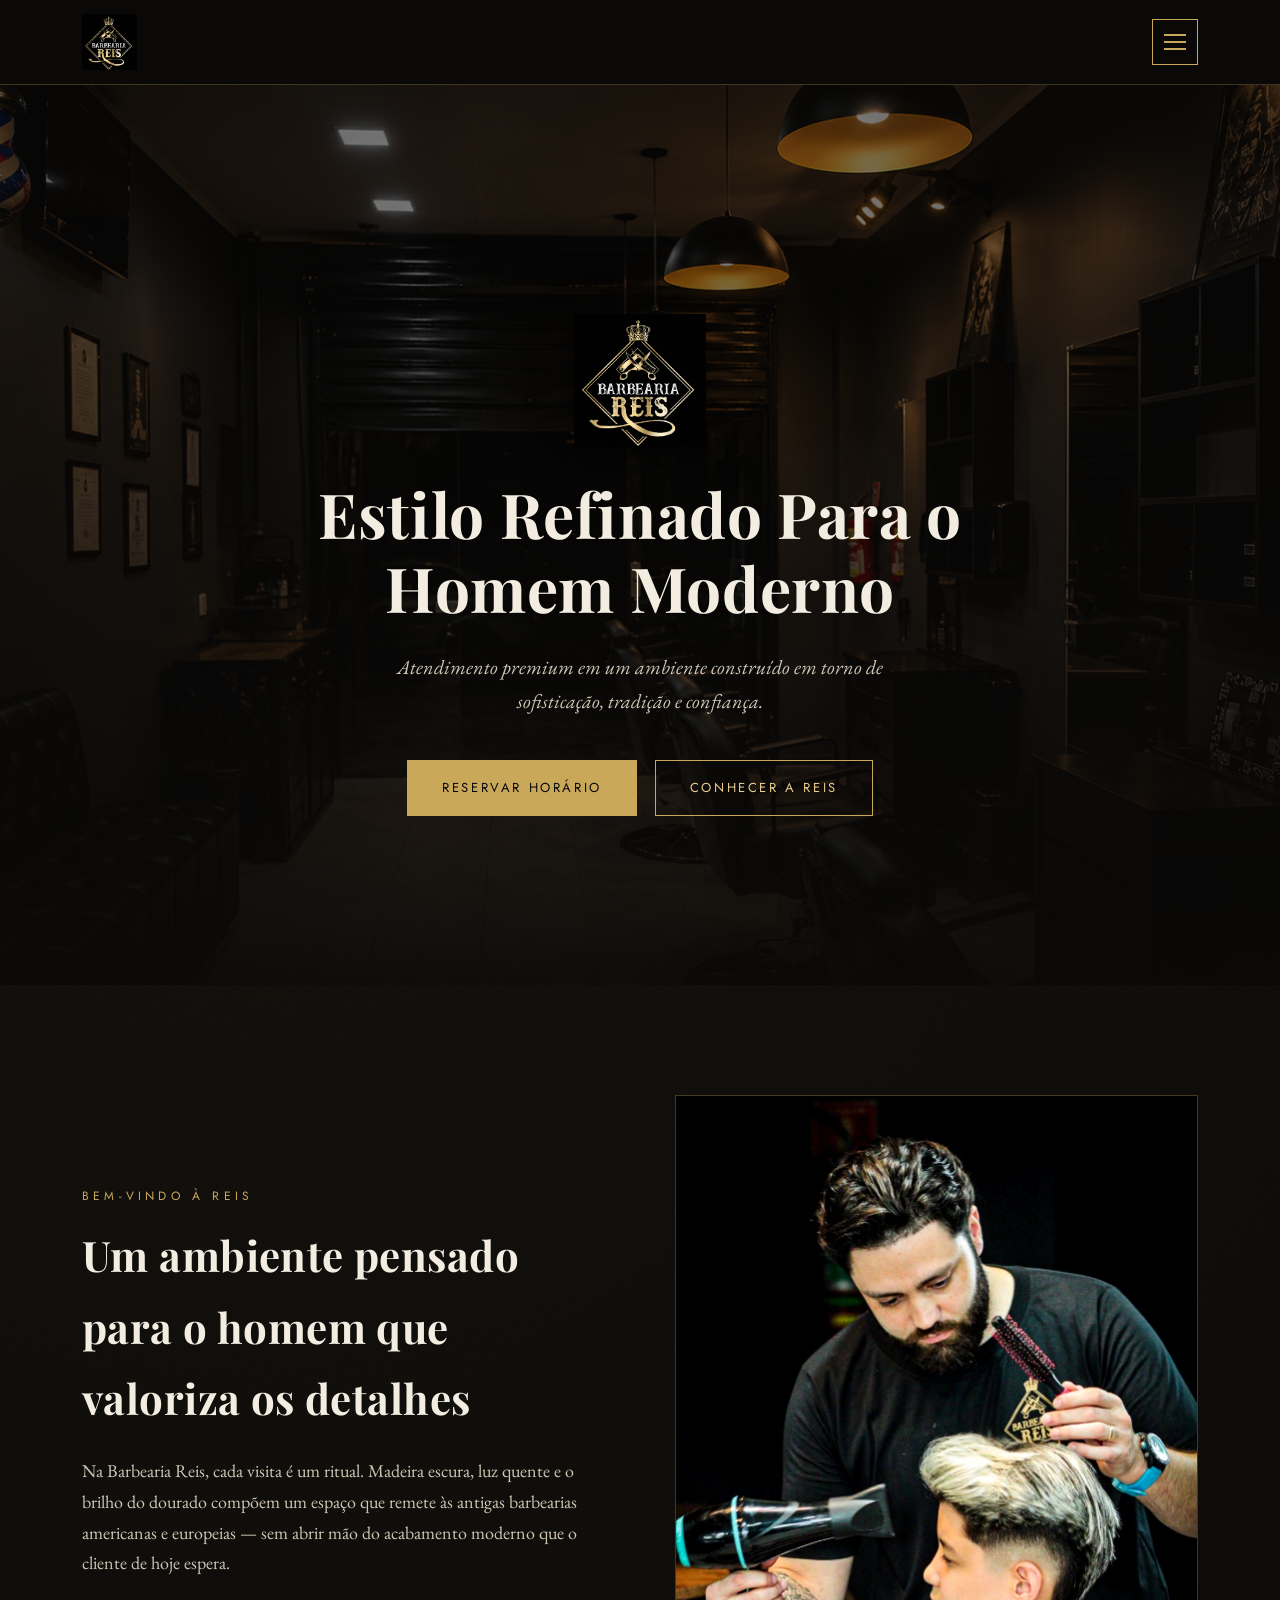
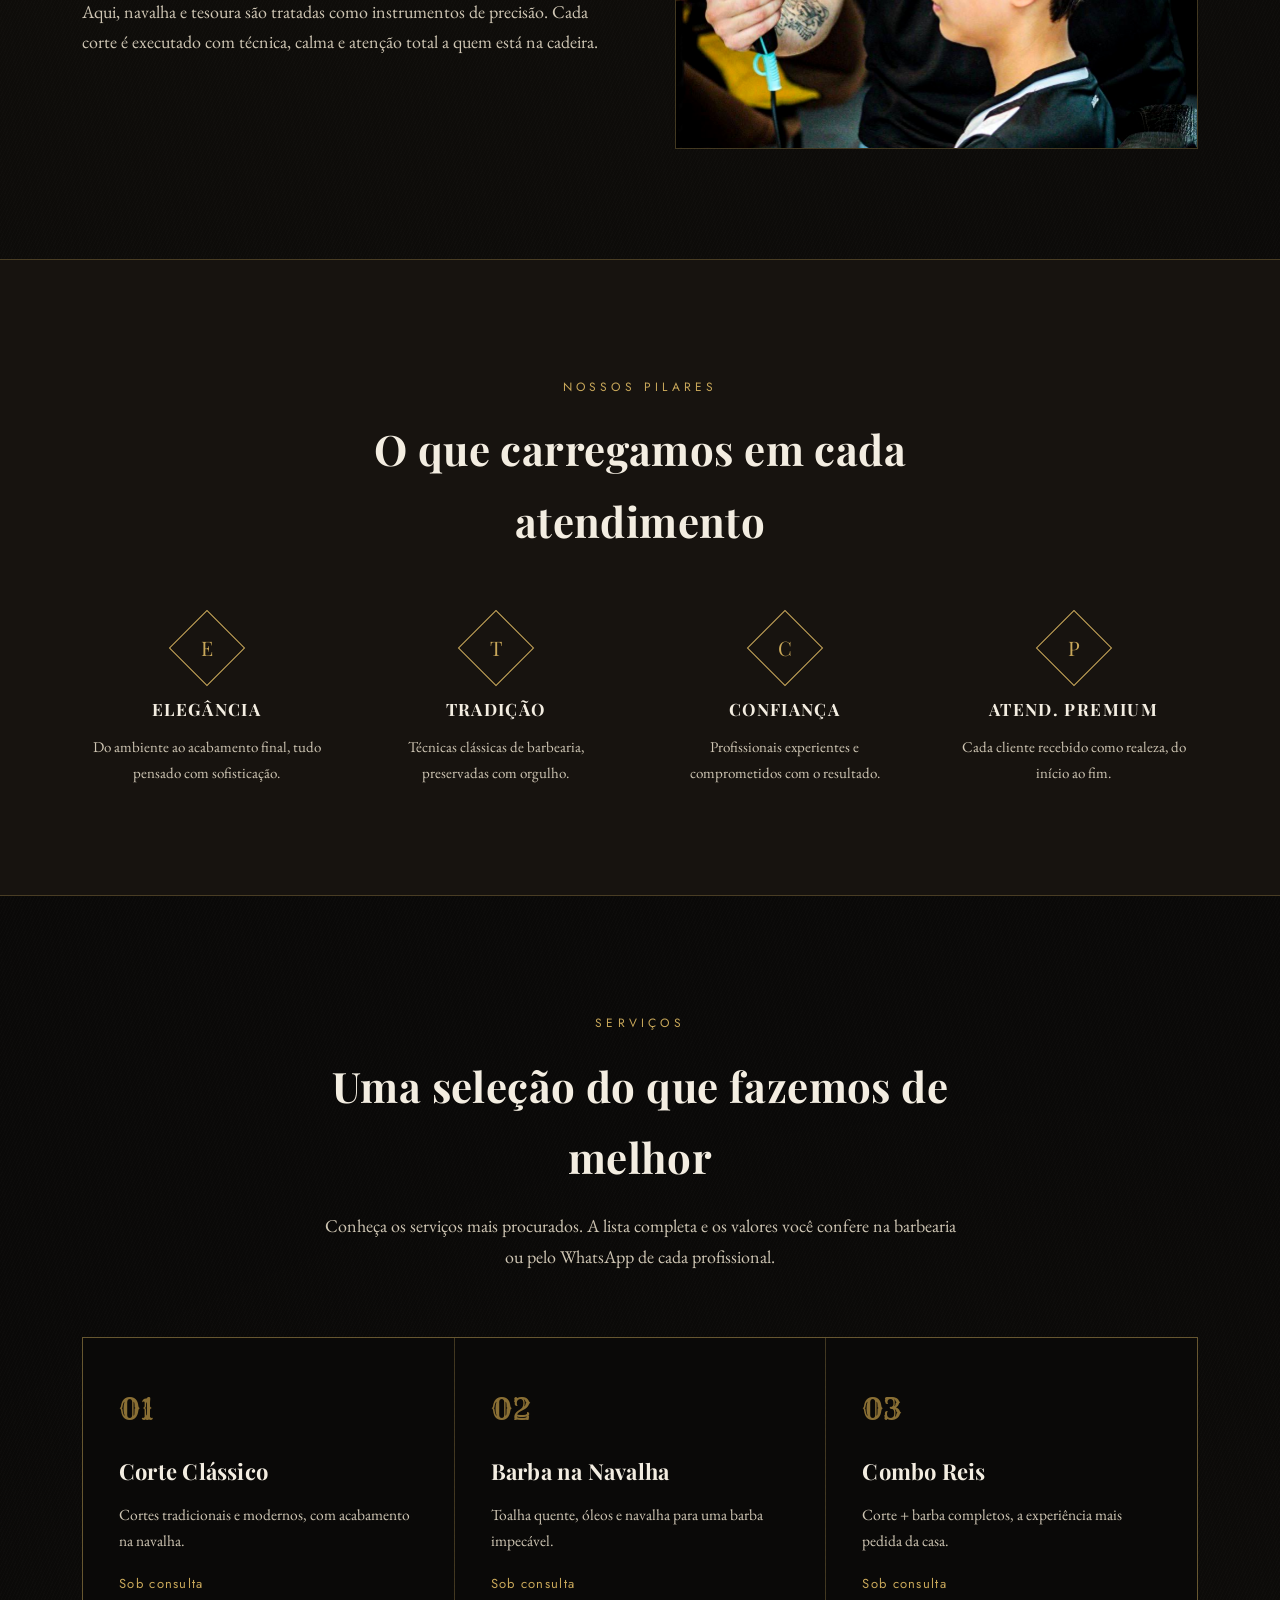
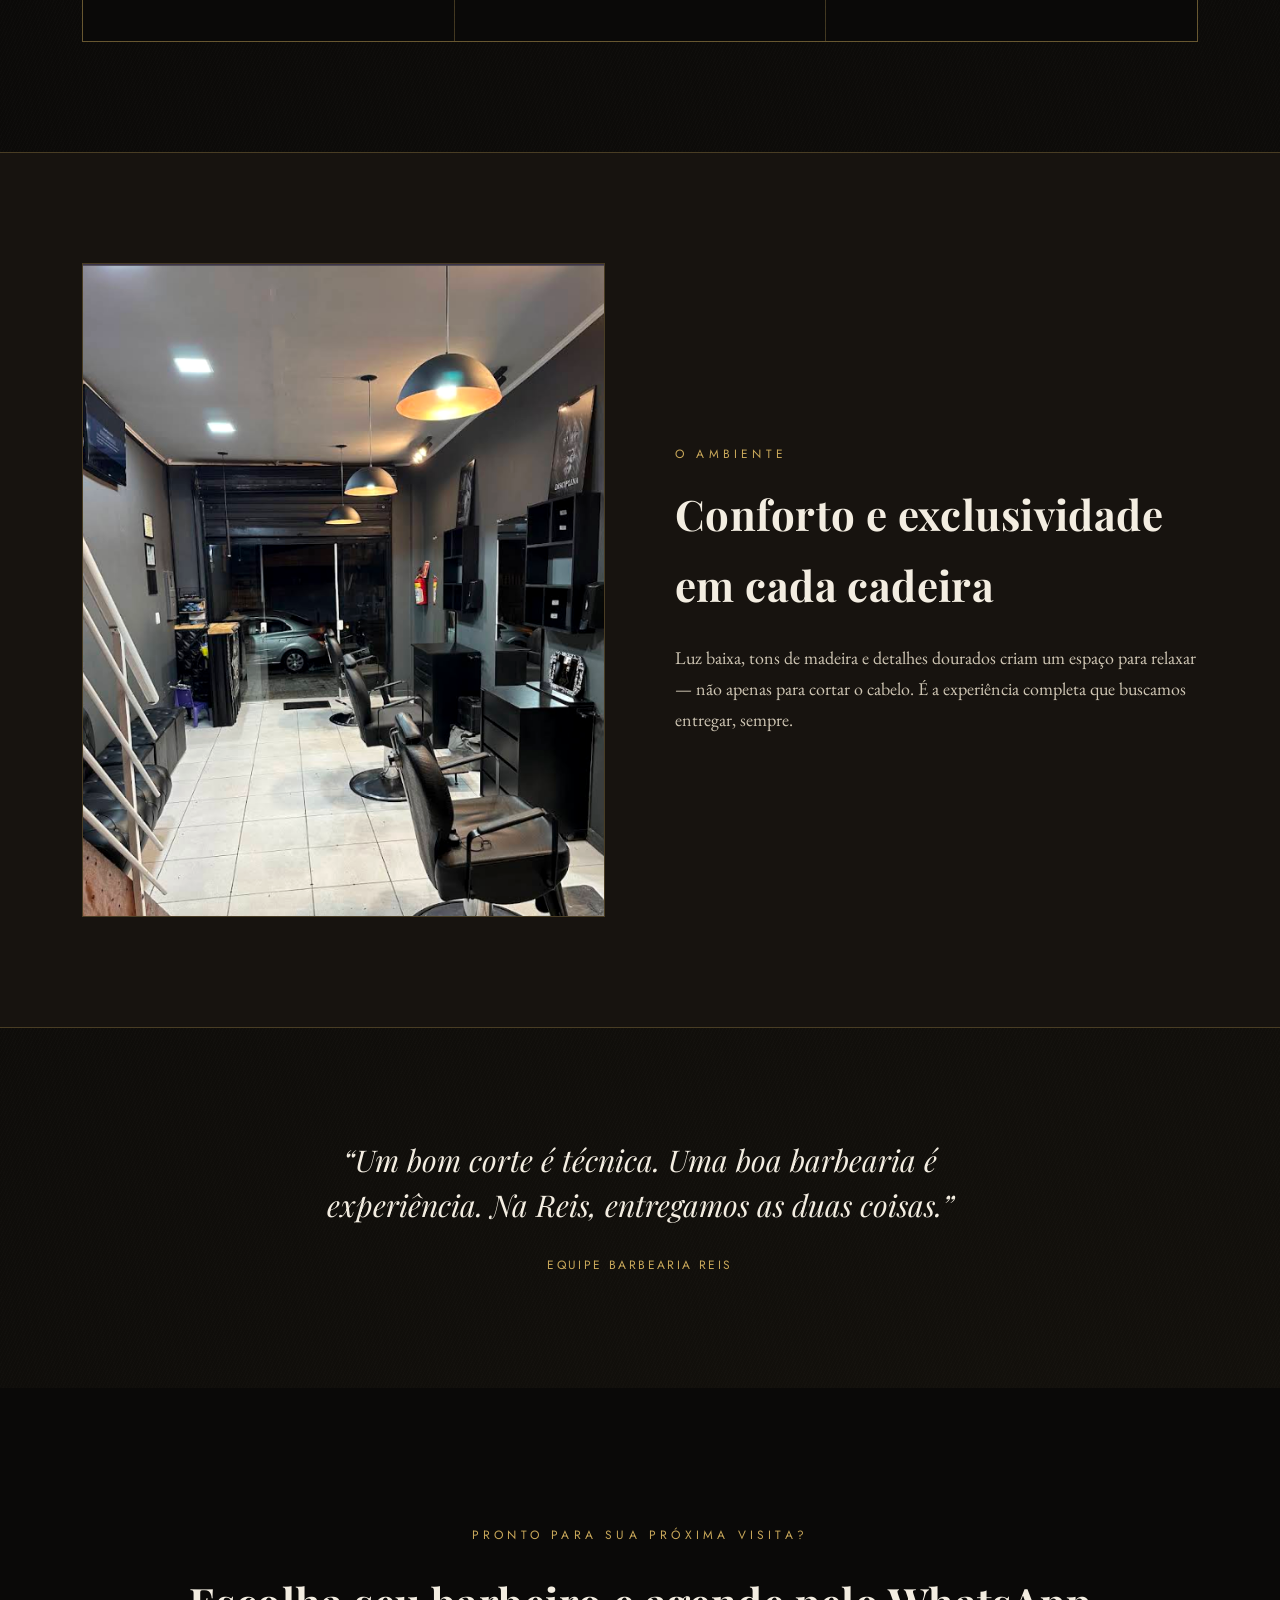
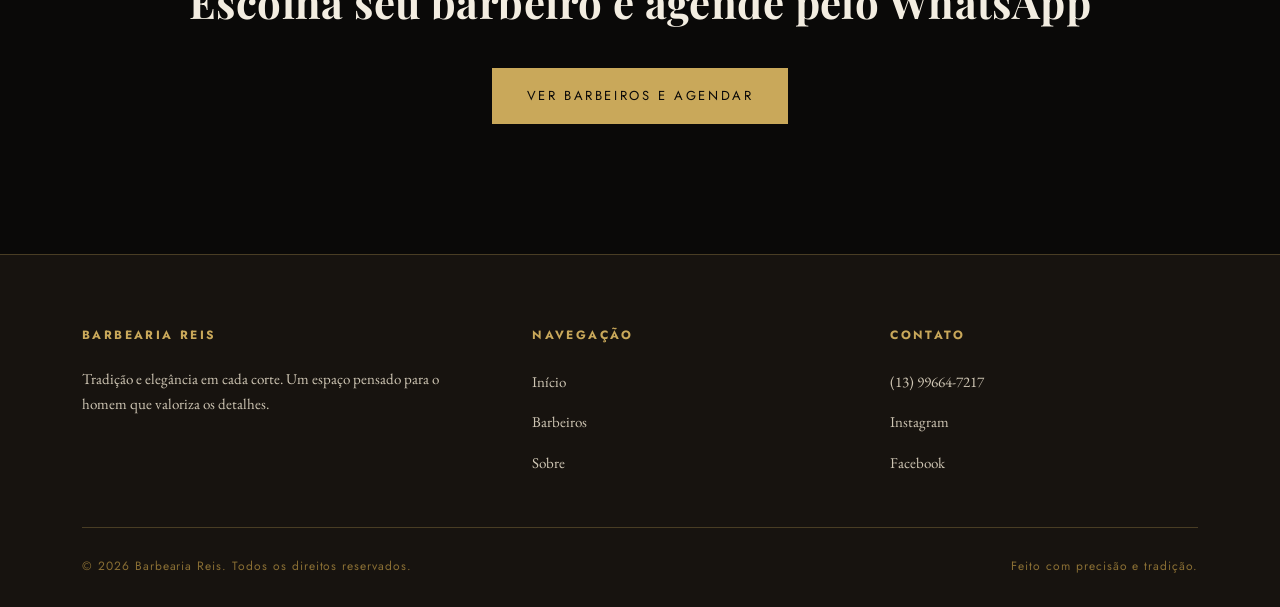
<file: index.html>
<!DOCTYPE html>
<html lang="pt-BR">
<head>
<meta charset="UTF-8">
<meta name="viewport" content="width=device-width, initial-scale=1.0">
<title>Barbearia Reis</title>
<link rel="icon" type="image/x-icon" href="img/logo.png">
<meta name="description" content="Barbearia Reis: cortes clássicos, barba na navalha e atendimento premium. Tradição old school com acabamento moderno.">
<meta name="viewport" content="width=device-width, initial-scale=1.0">
<link rel="preconnect" href="https://fonts.googleapis.com">
<link href="https://fonts.googleapis.com/css2?family=Rye&family=Playfair+Display:wght@500;700;900&family=EB+Garamond:ital@0;1&family=Jost:wght@400;500&display=swap" rel="stylesheet">
<link rel="stylesheet" href="style.css">
</head>
<body class="textura">


<header class="cabecalho">
    <div class="container">

        <a href="index.html" class="marca pequena">
            <img src="img/logo.png" class="logo-cabecalho" alt="Barbearia Reis">
        </a>

        <nav class="navegacao">
            <ul>
                <li><a href="index.html" class="ativo">Início</a></li>
                <li><a href="barbeiros.html">Barbeiros</a></li>
                <li><a href="sobre.html">Sobre</a></li>
                <li><a href="barbeiros.html">Agendar</a></li>
            </ul>
        </nav>

        <button class="botao-menu">
            <span></span>
            <span></span>
            <span></span>
        </button>

    </div>
</header>

<!-- HERO -->
<section class="hero">
  <div class="hero-fundo">
    <img src="img/fundo.png" alt="Interior da Barbearia Reis">
  </div>
  <div class="hero-overlay"></div>
  <div class="hero-conteudo container">
    <img src="img/logo.png" alt="Barbearia Reis" class="hero-logo">
    <h1 class="hero-titulo">Estilo Refinado Para o<br>Homem Moderno</h1>
    <p class="subtitulo">Atendimento premium em um ambiente construído em torno de sofisticação, tradição e confiança.</p>
    <div class="acoes">
      <a href="barbeiros.html" class="botao cheio">Reservar Horário</a>
      <a href="sobre.html" class="botao">Conhecer a Reis</a>
    </div>
  </div>
</section>

<!-- APRESENTAÇÃO -->
<section>
  <div class="container duas-colunas revelar">
    <div class="coluna-texto">
      <span class="eyebrow">Bem-vindo à Reis</span>
      <h2>Um ambiente pensado para o homem que valoriza os detalhes</h2>
      <p>Na Barbearia Reis, cada visita é um ritual. Madeira escura, luz quente e o brilho do dourado compõem um espaço que remete às antigas barbearias americanas e europeias — sem abrir mão do acabamento moderno que o cliente de hoje espera.</p>
      <p>Aqui, navalha e tesoura são tratadas como instrumentos de precisão. Cada corte é executado com técnica, calma e atenção total a quem está na cadeira.</p>
    </div>
    <div class="foto-real">
      <img src="img/cortandoCabelo.png" alt="Barbeiro da Barbearia Reis atendendo um cliente">
    </div>
  </div>
</section>

<!-- VALORES -->
<section class="faixa">
  <div class="container">
    <div class="cabecalho-secao revelar">
      <span class="eyebrow">Nossos pilares</span>
      <h2>O que carregamos em cada atendimento</h2>
    </div>
    <div class="grade-valores revelar">
      <div class="valor">
        <div class="marcador"><span>E</span></div>
        <h3>Elegância</h3>
        <p>Do ambiente ao acabamento final, tudo pensado com sofisticação.</p>
      </div>
      <div class="valor">
        <div class="marcador"><span>T</span></div>
        <h3>Tradição</h3>
        <p>Técnicas clássicas de barbearia, preservadas com orgulho.</p>
      </div>
      <div class="valor">
        <div class="marcador"><span>C</span></div>
        <h3>Confiança</h3>
        <p>Profissionais experientes e comprometidos com o resultado.</p>
      </div>
      <div class="valor">
        <div class="marcador"><span>P</span></div>
        <h3>Atend. Premium</h3>
        <p>Cada cliente recebido como realeza, do início ao fim.</p>
      </div>
    </div>
  </div>
</section>

<!-- SERVIÇOS EM DESTAQUE -->
<section>
  <div class="container">
    <div class="cabecalho-secao revelar">
      <span class="eyebrow">Serviços</span>
      <h2>Uma seleção do que fazemos de melhor</h2>
      <p>Conheça os serviços mais procurados. A lista completa e os valores você confere na barbearia ou pelo WhatsApp de cada profissional.</p>
    </div>
    <div class="grade-servicos revelar">
      <div class="servico">
        <span class="numero">01</span>
        <h3>Corte Clássico</h3>
        <p>Cortes tradicionais e modernos, com acabamento na navalha.</p>
        <span class="preco">Sob consulta</span>
      </div>
      <div class="servico">
        <span class="numero">02</span>
        <h3>Barba na Navalha</h3>
        <p>Toalha quente, óleos e navalha para uma barba impecável.</p>
        <span class="preco">Sob consulta</span>
      </div>
      <div class="servico">
        <span class="numero">03</span>
        <h3>Combo Reis</h3>
        <p>Corte + barba completos, a experiência mais pedida da casa.</p>
        <span class="preco">Sob consulta</span>
      </div>
    </div>
  </div>
</section>

<!-- IMAGEM AMBIENTE -->
<section class="faixa">
  <div class="container duas-colunas inverter revelar">
    <div class="coluna-texto">
      <span class="eyebrow">O ambiente</span>
      <h2>Conforto e exclusividade em cada cadeira</h2>
      <p>Luz baixa, tons de madeira e detalhes dourados criam um espaço para relaxar — não apenas para cortar o cabelo. É a experiência completa que buscamos entregar, sempre.</p>
    </div>
    <div class="foto-real">
      <img src="img/ambiente.png" alt="Interior da Barbearia Reis">
    </div>
  </div>
</section>

<!-- CITAÇÃO -->
<section>
  <div class="container citacao revelar">
    <blockquote>“Um bom corte é técnica. Uma boa barbearia é experiência. Na Reis, entregamos as duas coisas.”</blockquote>
    <cite>Equipe Barbearia Reis</cite>
  </div>
</section>

<!-- CTA FINAL -->
<section class="cta-final">
  <div class="container revelar">
    <span class="eyebrow">Pronto para sua próxima visita?</span>
    <h2>Escolha seu barbeiro e agende pelo WhatsApp</h2>
    <a href="barbeiros.html" class="botao cheio">Ver barbeiros e agendar</a>
  </div>
</section>

<footer class="rodape">
  <div class="container">
    <div class="grade-rodape">
      <div>
        <h4>Barbearia Reis</h4>
        <p>Tradição e elegância em cada corte. Um espaço pensado para o homem que valoriza os detalhes.</p>
      </div>
      <div>
        <h4>Navegação</h4>
        <ul>
          <li><a href="index.html">Início</a></li>
          <li><a href="barbeiros.html">Barbeiros</a></li>
          <li><a href="sobre.html">Sobre</a></li>
        </ul>
      </div>
      <div>
        <h4>Contato</h4>
        <ul>
          <li><a href="tel:+5513996647217">(13) 99664-7217</a></li>
          <li><a href="https://instagram.com/barbeariareis" target="_blank" rel="noopener">Instagram</a></li>
          <li><a href="https://facebook.com/barbeariareis" target="_blank" rel="noopener">Facebook</a></li>
        </ul>
      </div>
    </div>
    <div class="rodape-baixo">
      <span>© 2026 Barbearia Reis. Todos os direitos reservados.</span>
      <span>Feito com precisão e tradição.</span>
    </div>
  </div>
</footer>

<script src="script.js"></script>

</body>
</html>
</file>
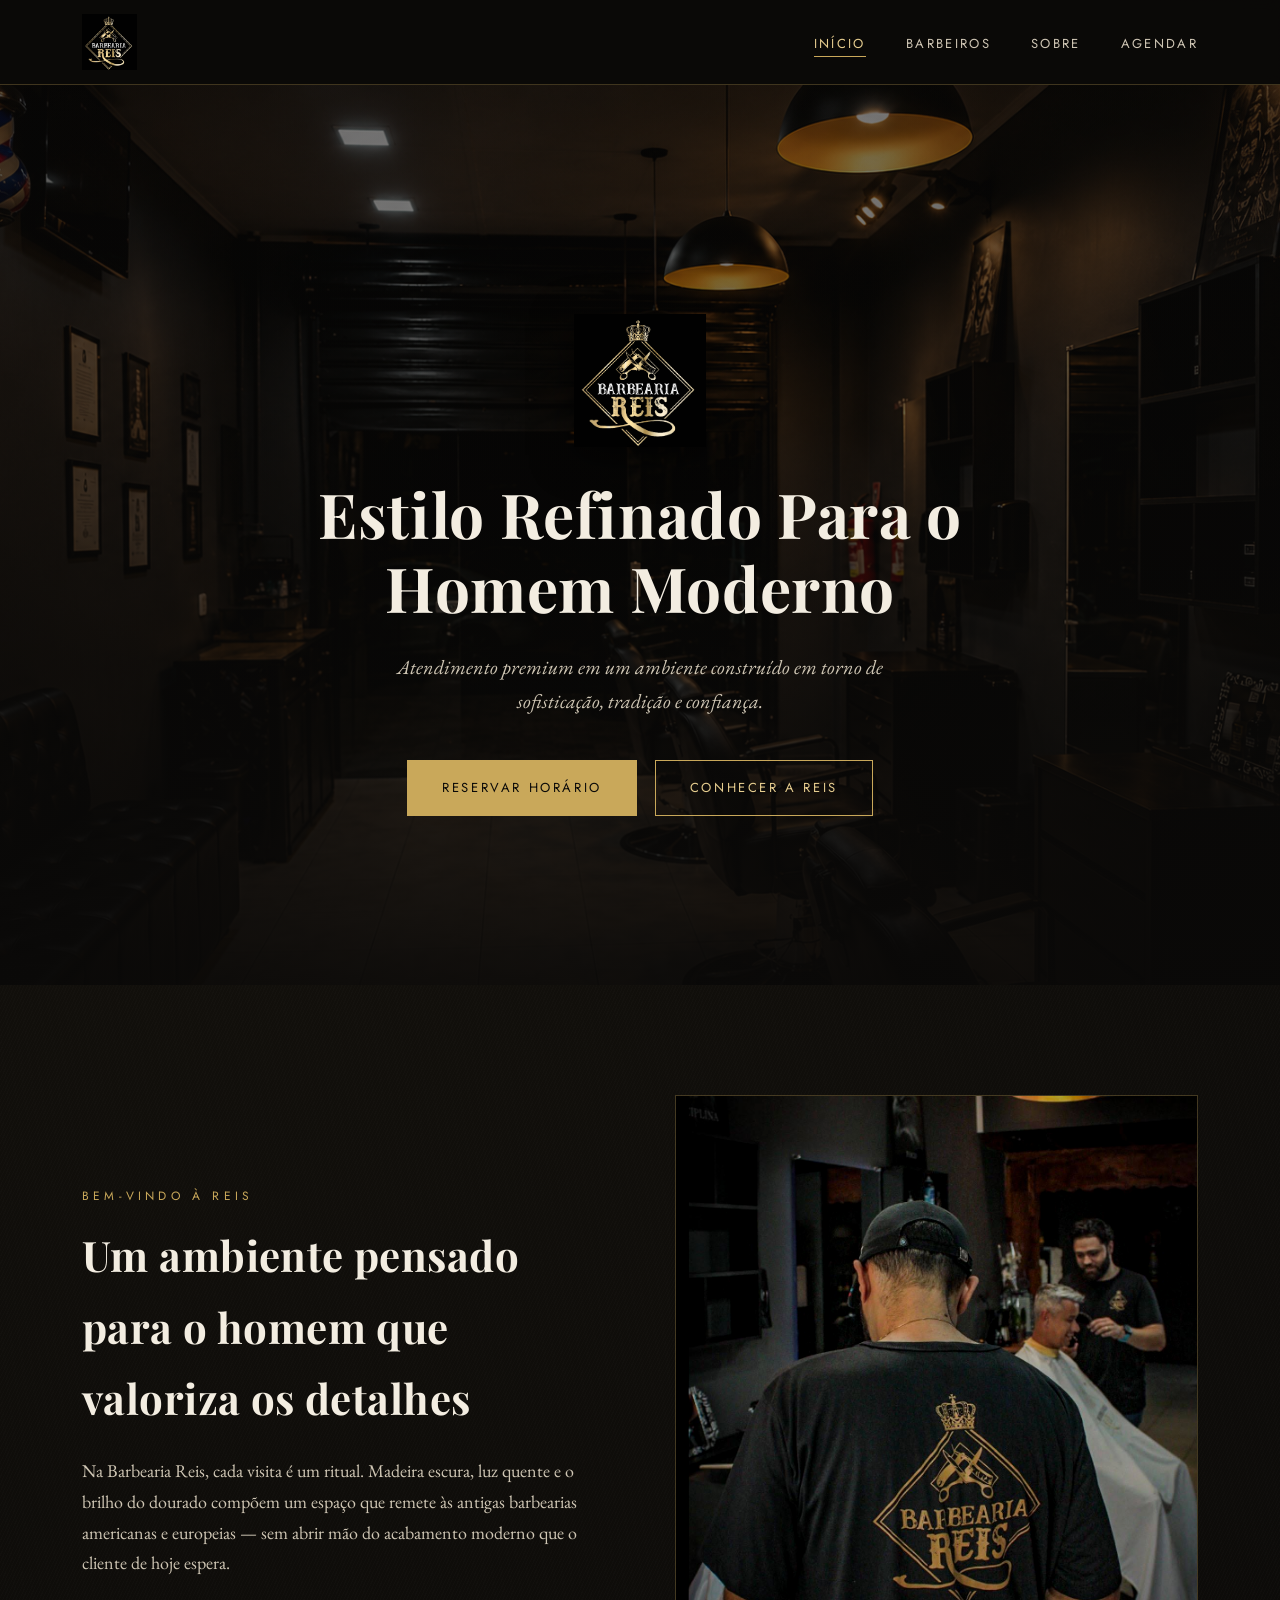
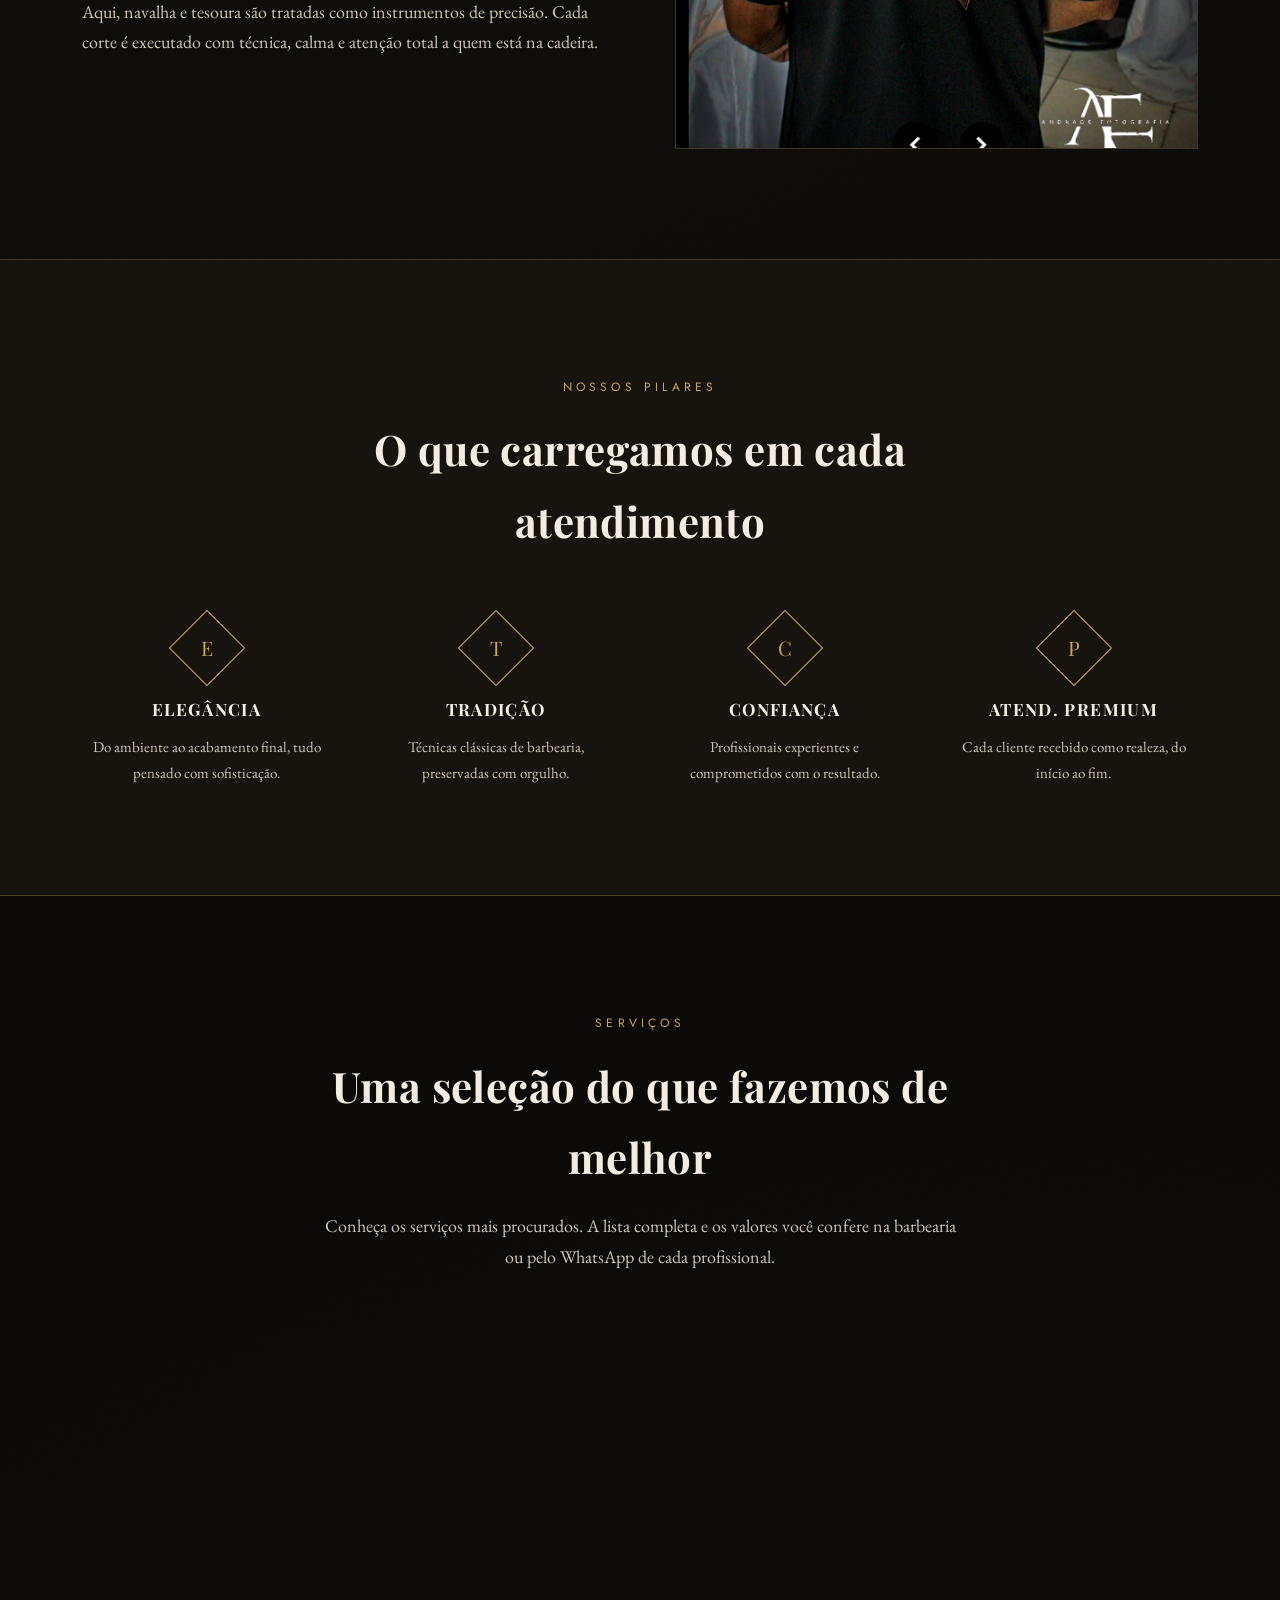
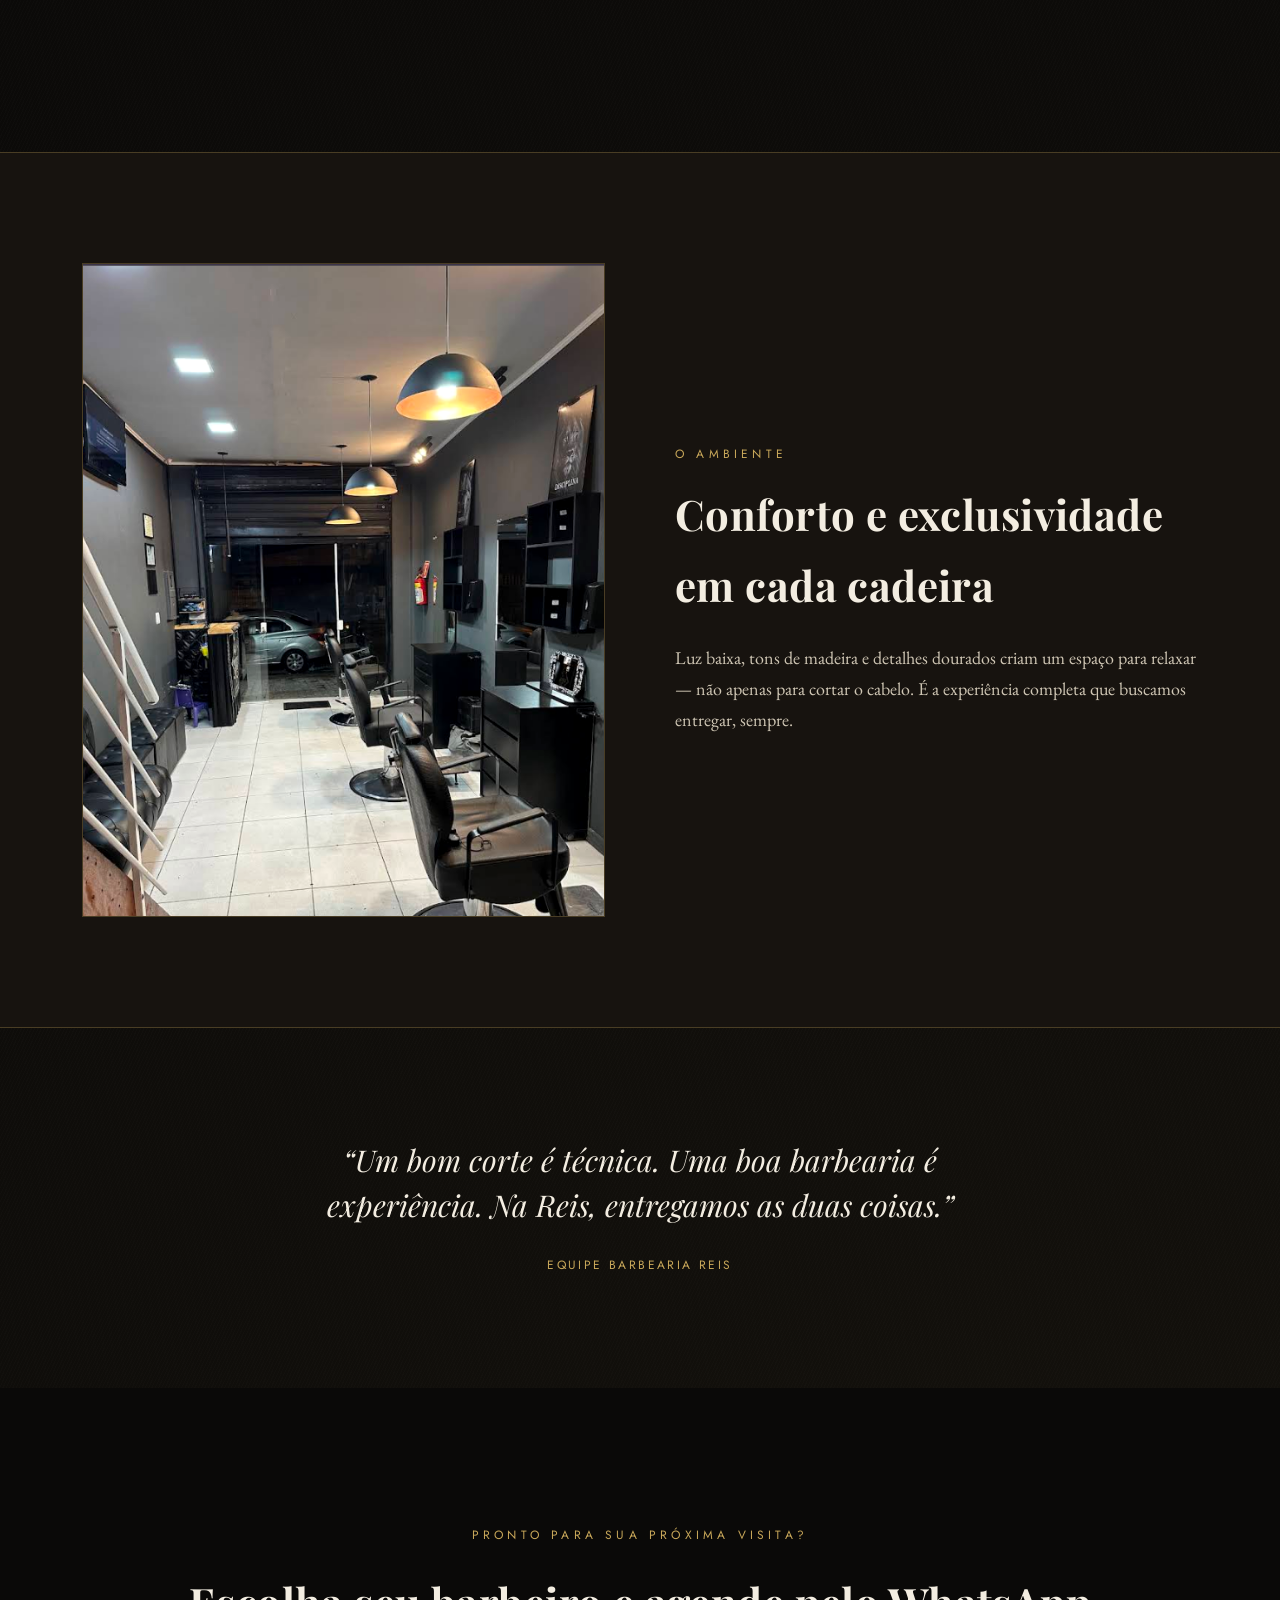
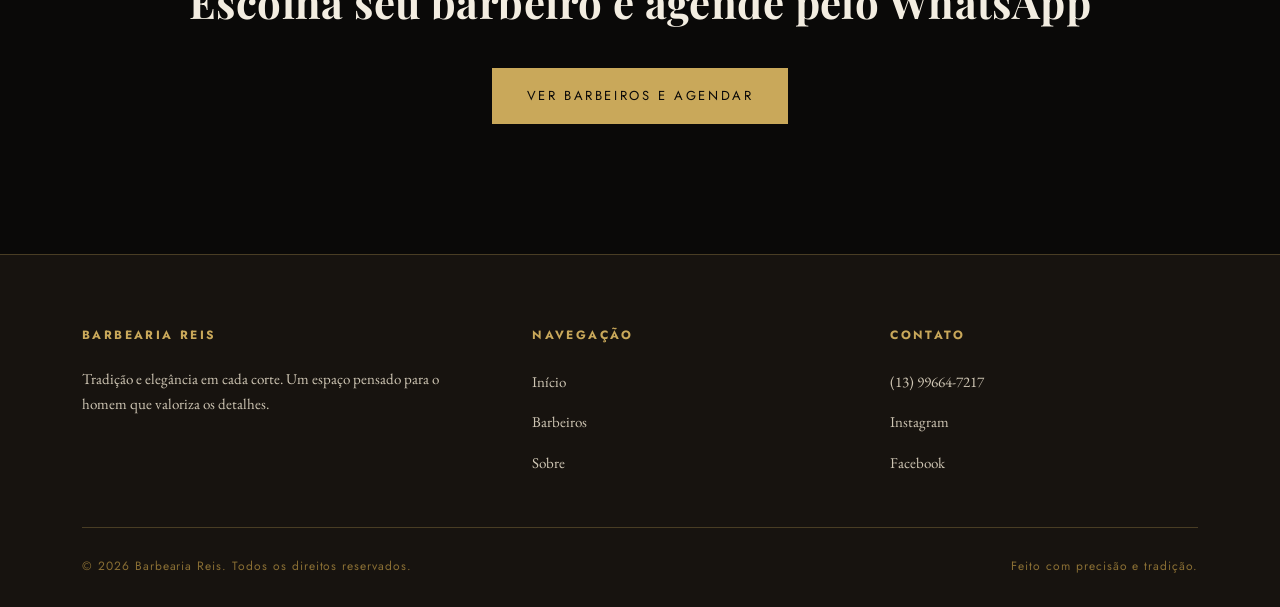
<file: files/index.html>
<!DOCTYPE html>
<html lang="pt-BR">
<head>
<meta charset="UTF-8">
<meta name="viewport" content="width=device-width, initial-scale=1.0">
<title>Barbearia Reis</title>
<meta name="description" content="Barbearia Reis: cortes clássicos, barba na navalha e atendimento premium. Tradição old school com acabamento moderno.">
<meta name="viewport" content="width=device-width, initial-scale=1.0">
<link rel="preconnect" href="https://fonts.googleapis.com">
<link href="https://fonts.googleapis.com/css2?family=Rye&family=Playfair+Display:wght@500;700;900&family=EB+Garamond:ital@0;1&family=Jost:wght@400;500&display=swap" rel="stylesheet">
<link rel="stylesheet" href="style.css">
</head>
<body class="textura">


<header class="cabecalho">
  <div class="container">
    <a href="index.html" class="marca pequena">
      <img src="img/logo.png" alt="Barbearia Reis" class="logo-cabecalho">
    </a>

    <nav class="navegacao">
      <ul>
        <li><a href="index.html" class="ativo">Início</a></li>
        <li><a href="barbeiros.html">Barbeiros</a></li>
        <li><a href="sobre.html">Sobre</a></li>
        <li><a href="barbeiros.html">Agendar</a></li>
      </ul>
    </nav>
    <button class="botao-menu" aria-label="Abrir menu">
      <svg width="18" height="14" viewBox="0 0 18 14" fill="none"><path d="M0 1H18M0 7H18M0 13H18" stroke="currentColor" stroke-width="1.6"/></svg>
    </button>
  </div>
</header>

<!-- HERO -->
<section class="hero">
  <div class="hero-fundo">
    <img src="img/fundo.png" alt="Interior da Barbearia Reis">
  </div>
  <div class="hero-overlay"></div>
  <div class="hero-conteudo container">
    <img src="img/logo.png" alt="Barbearia Reis" class="hero-logo">
    <h1 class="hero-titulo">Estilo Refinado Para o<br>Homem Moderno</h1>
    <p class="subtitulo">Atendimento premium em um ambiente construído em torno de sofisticação, tradição e confiança.</p>
    <div class="acoes">
      <a href="barbeiros.html" class="botao cheio">Reservar Horário</a>
      <a href="sobre.html" class="botao">Conhecer a Reis</a>
    </div>
  </div>
</section>

<!-- APRESENTAÇÃO -->
<section>
  <div class="container duas-colunas revelar">
    <div class="coluna-texto">
      <span class="eyebrow">Bem-vindo à Reis</span>
      <h2>Um ambiente pensado para o homem que valoriza os detalhes</h2>
      <p>Na Barbearia Reis, cada visita é um ritual. Madeira escura, luz quente e o brilho do dourado compõem um espaço que remete às antigas barbearias americanas e europeias — sem abrir mão do acabamento moderno que o cliente de hoje espera.</p>
      <p>Aqui, navalha e tesoura são tratadas como instrumentos de precisão. Cada corte é executado com técnica, calma e atenção total a quem está na cadeira.</p>
    </div>
    <div class="foto-real">
      <img src="img/segundafoto.png" alt="Barbeiro da Barbearia Reis atendendo um cliente">
    </div>
  </div>
</section>

<!-- VALORES -->
<section class="faixa">
  <div class="container">
    <div class="cabecalho-secao revelar">
      <span class="eyebrow">Nossos pilares</span>
      <h2>O que carregamos em cada atendimento</h2>
    </div>
    <div class="grade-valores revelar">
      <div class="valor">
        <div class="marcador"><span>E</span></div>
        <h3>Elegância</h3>
        <p>Do ambiente ao acabamento final, tudo pensado com sofisticação.</p>
      </div>
      <div class="valor">
        <div class="marcador"><span>T</span></div>
        <h3>Tradição</h3>
        <p>Técnicas clássicas de barbearia, preservadas com orgulho.</p>
      </div>
      <div class="valor">
        <div class="marcador"><span>C</span></div>
        <h3>Confiança</h3>
        <p>Profissionais experientes e comprometidos com o resultado.</p>
      </div>
      <div class="valor">
        <div class="marcador"><span>P</span></div>
        <h3>Atend. Premium</h3>
        <p>Cada cliente recebido como realeza, do início ao fim.</p>
      </div>
    </div>
  </div>
</section>

<!-- SERVIÇOS EM DESTAQUE -->
<section>
  <div class="container">
    <div class="cabecalho-secao revelar">
      <span class="eyebrow">Serviços</span>
      <h2>Uma seleção do que fazemos de melhor</h2>
      <p>Conheça os serviços mais procurados. A lista completa e os valores você confere na barbearia ou pelo WhatsApp de cada profissional.</p>
    </div>
    <div class="grade-servicos revelar">
      <div class="servico">
        <span class="numero">01</span>
        <h3>Corte Clássico</h3>
        <p>Cortes tradicionais e modernos, com acabamento na navalha.</p>
        <span class="preco">Sob consulta</span>
      </div>
      <div class="servico">
        <span class="numero">02</span>
        <h3>Barba na Navalha</h3>
        <p>Toalha quente, óleos e navalha para uma barba impecável.</p>
        <span class="preco">Sob consulta</span>
      </div>
      <div class="servico">
        <span class="numero">03</span>
        <h3>Combo Reis</h3>
        <p>Corte + barba completos, a experiência mais pedida da casa.</p>
        <span class="preco">Sob consulta</span>
      </div>
    </div>
  </div>
</section>

<!-- IMAGEM AMBIENTE -->
<section class="faixa">
  <div class="container duas-colunas inverter revelar">
    <div class="coluna-texto">
      <span class="eyebrow">O ambiente</span>
      <h2>Conforto e exclusividade em cada cadeira</h2>
      <p>Luz baixa, tons de madeira e detalhes dourados criam um espaço para relaxar — não apenas para cortar o cabelo. É a experiência completa que buscamos entregar, sempre.</p>
    </div>
    <div class="foto-real">
      <img src="img/ambiente.png" alt="Interior da Barbearia Reis">
    </div>
  </div>
</section>

<!-- CITAÇÃO -->
<section>
  <div class="container citacao revelar">
    <blockquote>“Um bom corte é técnica. Uma boa barbearia é experiência. Na Reis, entregamos as duas coisas.”</blockquote>
    <cite>Equipe Barbearia Reis</cite>
  </div>
</section>

<!-- CTA FINAL -->
<section class="cta-final">
  <div class="container revelar">
    <span class="eyebrow">Pronto para sua próxima visita?</span>
    <h2>Escolha seu barbeiro e agende pelo WhatsApp</h2>
    <a href="barbeiros.html" class="botao cheio">Ver barbeiros e agendar</a>
  </div>
</section>

<footer class="rodape">
  <div class="container">
    <div class="grade-rodape">
      <div>
        <h4>Barbearia Reis</h4>
        <p>Tradição e elegância em cada corte. Um espaço pensado para o homem que valoriza os detalhes.</p>
      </div>
      <div>
        <h4>Navegação</h4>
        <ul>
          <li><a href="index.html">Início</a></li>
          <li><a href="barbeiros.html">Barbeiros</a></li>
          <li><a href="sobre.html">Sobre</a></li>
        </ul>
      </div>
      <div>
        <h4>Contato</h4>
        <ul>
          <li><a href="tel:+5513996647217">(13) 99664-7217</a></li>
          <li><a href="https://instagram.com/barbeariareis" target="_blank" rel="noopener">Instagram</a></li>
          <li><a href="https://facebook.com/barbeariareis" target="_blank" rel="noopener">Facebook</a></li>
        </ul>
      </div>
    </div>
    <div class="rodape-baixo">
      <span>© 2026 Barbearia Reis. Todos os direitos reservados.</span>
      <span>Feito com precisão e tradição.</span>
    </div>
  </div>
</footer>

<script src="script.js"></script>
</body>
</html>
</file>
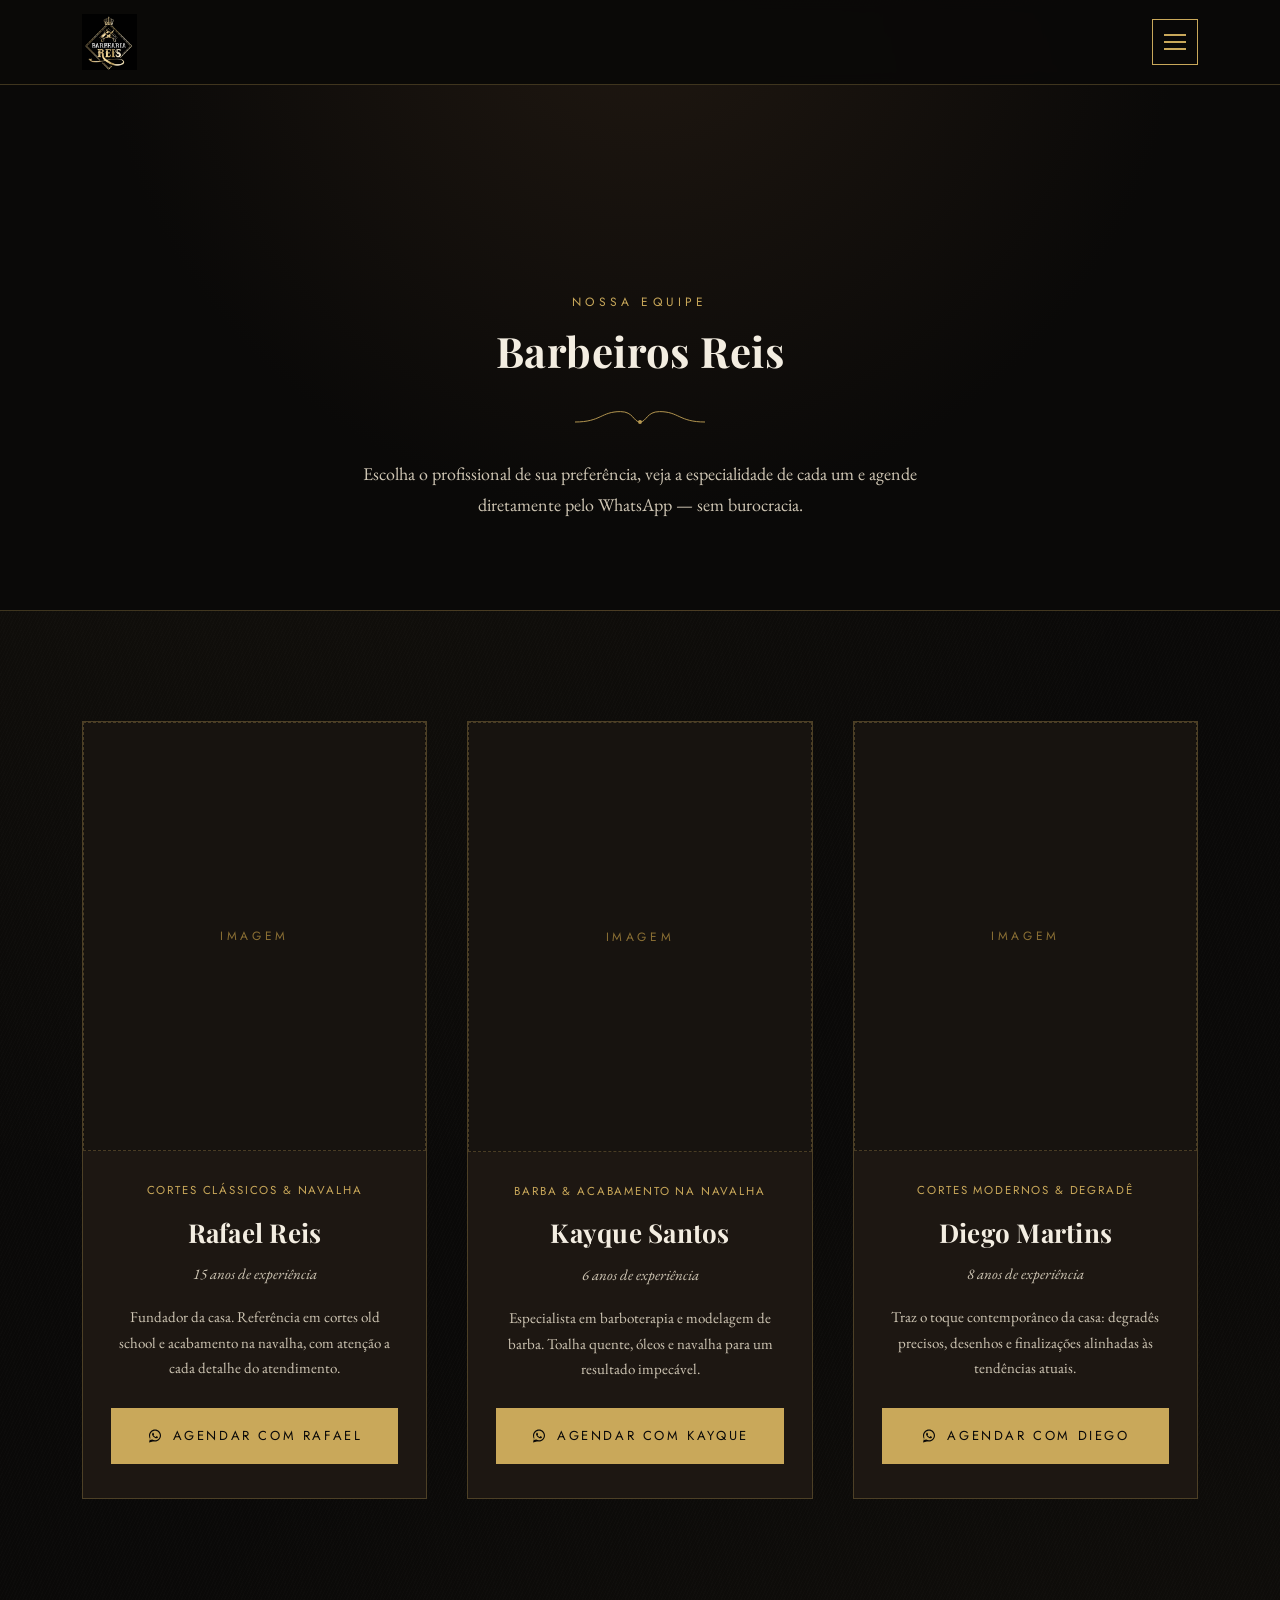
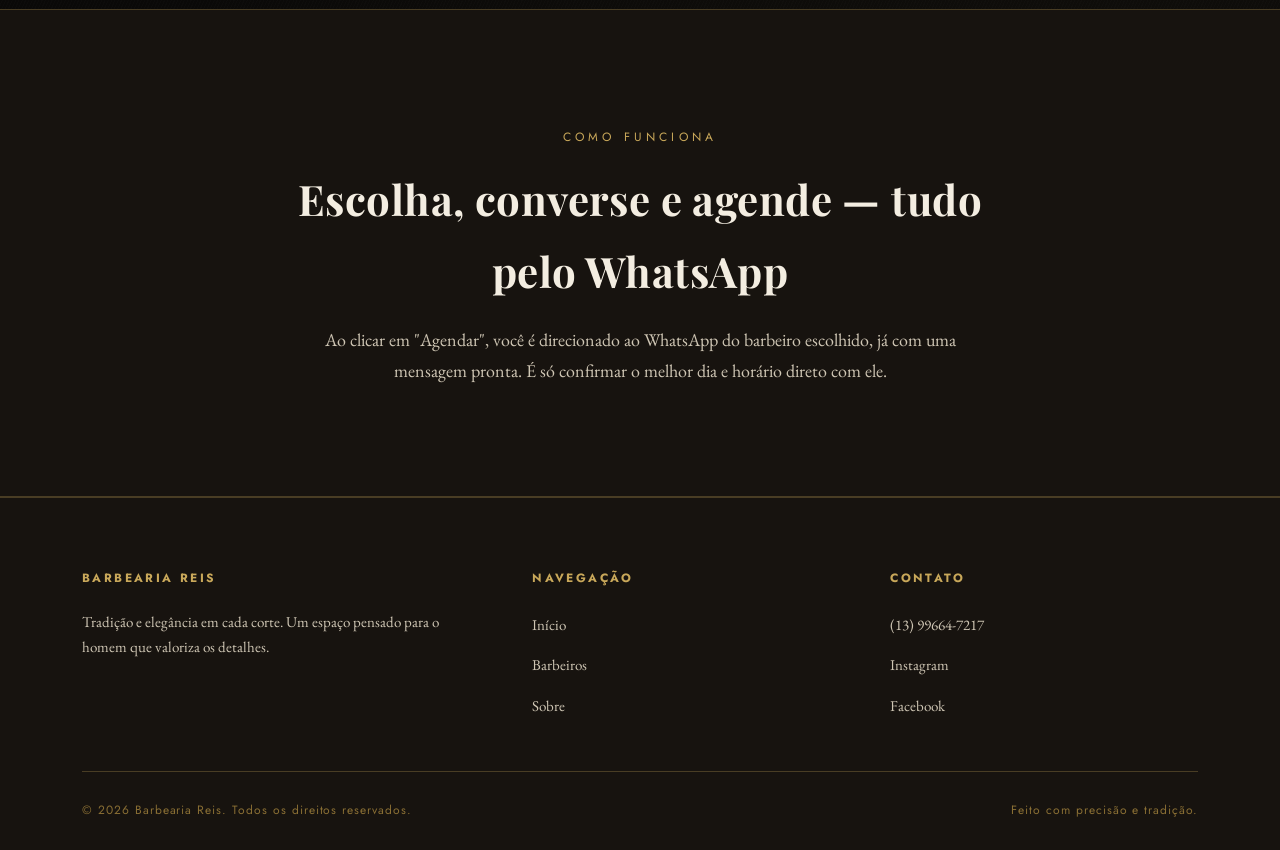
<file: barbeiros.html>
<!DOCTYPE html>
<html lang="pt-BR">
<head>
<meta charset="UTF-8">
<meta name="viewport" content="width=device-width, initial-scale=1.0">
<title>Barbearia Reis</title>
<link rel="icon" type="image/x-icon" href="img/logo.png">
<meta name="description" content="Conheça os barbeiros da Barbearia Reis e agende seu horário direto pelo WhatsApp.">
<link rel="preconnect" href="https://fonts.googleapis.com">
<link href="https://fonts.googleapis.com/css2?family=Rye&family=Playfair+Display:wght@500;700;900&family=EB+Garamond:ital@0;1&family=Jost:wght@400;500&display=swap" rel="stylesheet">
<link rel="stylesheet" href="style.css">
</head>
<body class="textura">

<header class="cabecalho">
    <div class="container">

        <a href="index.html" class="marca pequena">
            <img src="img/logo.png" class="logo-cabecalho" alt="Barbearia Reis">
        </a>

        <nav class="navegacao">
            <ul>
                <li><a href="index.html" class="ativo">Início</a></li>
                <li><a href="barbeiros.html">Barbeiros</a></li>
                <li><a href="sobre.html">Sobre</a></li>
                <li><a href="barbeiros.html">Agendar</a></li>
            </ul>
        </nav>

        <button class="botao-menu">
            <span></span>
            <span></span>
            <span></span>
        </button>

    </div>
</header>

<section class="faixa-titulo">
  <div class="container revelar">
    <span class="eyebrow">Nossa equipe</span>
    <h2>Barbeiros Reis</h2>
    <div class="divisor-arabesco" style="margin-left:auto;margin-right:auto;">
      <svg viewBox="0 0 200 40" fill="none" stroke="currentColor" stroke-width="1.5" style="color:var(--dourado)">
        <path d="M0 20 C 40 20, 40 4, 70 4 C 90 4, 90 20, 100 20 C 110 20, 110 4, 130 4 C 160 4, 160 20, 200 20"/>
        <circle cx="100" cy="20" r="3" fill="currentColor" stroke="none"/>
      </svg>
    </div>
    <p>Escolha o profissional de sua preferência, veja a especialidade de cada um e agende diretamente pelo WhatsApp — sem burocracia.</p>
  </div>
</section>

<section id="equipe">
  <div class="container">
    <div class="grade-barbeiros revelar">

      <!-- Barbeiro 1 -->
      <article class="cartao-barbeiro">
        <div class="foto imagem-placeholder">imagem</div>
        <div class="info">
          <span class="especialidade">Cortes clássicos &amp; navalha</span>
          <h3>Rafael Reis</h3>
          <span class="experiencia">15 anos de experiência</span>
          <p class="bio">Fundador da casa. Referência em cortes old school e acabamento na navalha, com atenção a cada detalhe do atendimento.</p>
          <a class="botao cheio" target="_blank" rel="noopener"
             href="https://wa.me/5511999990001?text=Ol%C3%A1%2C%20Rafael!%20Gostaria%20de%20agendar%20um%20hor%C3%A1rio%20na%20Barbearia%20Reis.">
            <svg viewBox="0 0 32 32" fill="currentColor"><path d="M16.01 3C9.38 3 4 8.36 4 15c0 2.36.7 4.55 1.9 6.4L4 29l7.8-2.05A11.9 11.9 0 0 0 16.01 27C22.64 27 28 21.64 28 15S22.64 3 16.01 3Zm0 21.7c-1.98 0-3.83-.55-5.4-1.5l-.39-.23-4.63 1.22 1.24-4.5-.25-.4A9.6 9.6 0 0 1 6.3 15c0-5.36 4.36-9.7 9.71-9.7 5.36 0 9.7 4.34 9.7 9.7 0 5.36-4.34 9.7-9.7 9.7Zm5.32-7.27c-.29-.15-1.72-.85-1.99-.95-.27-.1-.46-.15-.66.15-.2.29-.76.95-.93 1.14-.17.2-.34.22-.63.07-.29-.14-1.22-.45-2.33-1.44-.86-.77-1.44-1.71-1.6-2-.17-.29-.02-.45.13-.6.13-.13.29-.34.44-.51.15-.17.2-.29.29-.49.1-.2.05-.37-.02-.51-.07-.15-.66-1.58-.9-2.17-.24-.57-.48-.49-.66-.5-.17-.01-.37-.01-.56-.01-.2 0-.51.07-.78.37-.27.29-1.02 1-1.02 2.43 0 1.44 1.05 2.83 1.2 3.02.15.2 2.06 3.15 5 4.42.7.3 1.24.48 1.67.61.7.22 1.34.19 1.84.12.56-.08 1.72-.7 1.96-1.38.24-.68.24-1.26.17-1.38-.07-.12-.26-.2-.55-.34Z"/></svg>
            Agendar com Rafael
          </a>
        </div>
      </article>

      <!-- Barbeiro 2 -->
      <article class="cartao-barbeiro">
        <div class="foto imagem-placeholder">imagem</div>
        <div class="info">
          <span class="especialidade">Barba &amp; acabamento na navalha</span>
          <h3>Kayque Santos</h3>
          <span class="experiencia">6 anos de experiência</span>
          <p class="bio">Especialista em barboterapia e modelagem de barba. Toalha quente, óleos e navalha para um resultado impecável.</p>
          <a class="botao cheio" target="_blank" rel="noopener"
             href="https://wa.me/5511999990002?text=Ol%C3%A1%2C%20Bruno!%20Gostaria%20de%20agendar%20um%20hor%C3%A1rio%20na%20Barbearia%20Reis.">
            <svg viewBox="0 0 32 32" fill="currentColor"><path d="M16.01 3C9.38 3 4 8.36 4 15c0 2.36.7 4.55 1.9 6.4L4 29l7.8-2.05A11.9 11.9 0 0 0 16.01 27C22.64 27 28 21.64 28 15S22.64 3 16.01 3Zm0 21.7c-1.98 0-3.83-.55-5.4-1.5l-.39-.23-4.63 1.22 1.24-4.5-.25-.4A9.6 9.6 0 0 1 6.3 15c0-5.36 4.36-9.7 9.71-9.7 5.36 0 9.7 4.34 9.7 9.7 0 5.36-4.34 9.7-9.7 9.7Zm5.32-7.27c-.29-.15-1.72-.85-1.99-.95-.27-.1-.46-.15-.66.15-.2.29-.76.95-.93 1.14-.17.2-.34.22-.63.07-.29-.14-1.22-.45-2.33-1.44-.86-.77-1.44-1.71-1.6-2-.17-.29-.02-.45.13-.6.13-.13.29-.34.44-.51.15-.17.2-.29.29-.49.1-.2.05-.37-.02-.51-.07-.15-.66-1.58-.9-2.17-.24-.57-.48-.49-.66-.5-.17-.01-.37-.01-.56-.01-.2 0-.51.07-.78.37-.27.29-1.02 1-1.02 2.43 0 1.44 1.05 2.83 1.2 3.02.15.2 2.06 3.15 5 4.42.7.3 1.24.48 1.67.61.7.22 1.34.19 1.84.12.56-.08 1.72-.7 1.96-1.38.24-.68.24-1.26.17-1.38-.07-.12-.26-.2-.55-.34Z"/></svg>
            Agendar com Kayque
          </a>
        </div>
      </article>

      <!-- Barbeiro 3 -->
      <article class="cartao-barbeiro">
        <div class="foto imagem-placeholder">imagem</div>
        <div class="info">
          <span class="especialidade">Cortes modernos &amp; degradê</span>
          <h3>Diego Martins</h3>
          <span class="experiencia">8 anos de experiência</span>
          <p class="bio">Traz o toque contemporâneo da casa: degradês precisos, desenhos e finalizações alinhadas às tendências atuais.</p>
          <a class="botao cheio" target="_blank" rel="noopener"
             href="https://wa.me/5511999990003?text=Ol%C3%A1%2C%20Diego!%20Gostaria%20de%20agendar%20um%20hor%C3%A1rio%20na%20Barbearia%20Reis.">
            <svg viewBox="0 0 32 32" fill="currentColor"><path d="M16.01 3C9.38 3 4 8.36 4 15c0 2.36.7 4.55 1.9 6.4L4 29l7.8-2.05A11.9 11.9 0 0 0 16.01 27C22.64 27 28 21.64 28 15S22.64 3 16.01 3Zm0 21.7c-1.98 0-3.83-.55-5.4-1.5l-.39-.23-4.63 1.22 1.24-4.5-.25-.4A9.6 9.6 0 0 1 6.3 15c0-5.36 4.36-9.7 9.71-9.7 5.36 0 9.7 4.34 9.7 9.7 0 5.36-4.34 9.7-9.7 9.7Zm5.32-7.27c-.29-.15-1.72-.85-1.99-.95-.27-.1-.46-.15-.66.15-.2.29-.76.95-.93 1.14-.17.2-.34.22-.63.07-.29-.14-1.22-.45-2.33-1.44-.86-.77-1.44-1.71-1.6-2-.17-.29-.02-.45.13-.6.13-.13.29-.34.44-.51.15-.17.2-.29.29-.49.1-.2.05-.37-.02-.51-.07-.15-.66-1.58-.9-2.17-.24-.57-.48-.49-.66-.5-.17-.01-.37-.01-.56-.01-.2 0-.51.07-.78.37-.27.29-1.02 1-1.02 2.43 0 1.44 1.05 2.83 1.2 3.02.15.2 2.06 3.15 5 4.42.7.3 1.24.48 1.67.61.7.22 1.34.19 1.84.12.56-.08 1.72-.7 1.96-1.38.24-.68.24-1.26.17-1.38-.07-.12-.26-.2-.55-.34Z"/></svg>
            Agendar com Diego
          </a>
        </div>
      </article>

    </div>
  </div>
</section>

<section class="faixa">
  <div class="container citacao revelar">
    <span class="eyebrow">Como funciona</span>
    <h2 style="margin-top:14px;">Escolha, converse e agende — tudo pelo WhatsApp</h2>
    <p style="margin-top:18px;color:var(--branco-suave);">Ao clicar em "Agendar", você é direcionado ao WhatsApp do barbeiro escolhido, já com uma mensagem pronta. É só confirmar o melhor dia e horário direto com ele.</p>
  </div>
</section>

<footer class="rodape">
  <div class="container">
    <div class="grade-rodape">
      <div>
        <h4>Barbearia Reis</h4>
        <p>Tradição e elegância em cada corte. Um espaço pensado para o homem que valoriza os detalhes.</p>
      </div>
      <div>
        <h4>Navegação</h4>
        <ul>
          <li><a href="index.html">Início</a></li>
          <li><a href="barbeiros.html">Barbeiros</a></li>
          <li><a href="sobre.html">Sobre</a></li>
        </ul>
      </div>
      <div>
        <h4>Contato</h4>
        <ul>
          <li><a href="tel:+5513996647217">(13) 99664-7217</a></li>
          <li><a href="https://instagram.com/barbeariareis.pg" target="_blank" rel="noopener">Instagram</a></li>
          <li><a href="https://facebook.com/barbeariareis.pg" target="_blank" rel="noopener">Facebook</a></li>
        </ul>
      </div>
    </div>
    <div class="rodape-baixo">
      <span>© 2026 Barbearia Reis. Todos os direitos reservados.</span>
      <span>Feito com precisão e tradição.</span>
    </div>
  </div>
</footer>

<script src="script.js"></script>
</body>
</html>
</file>
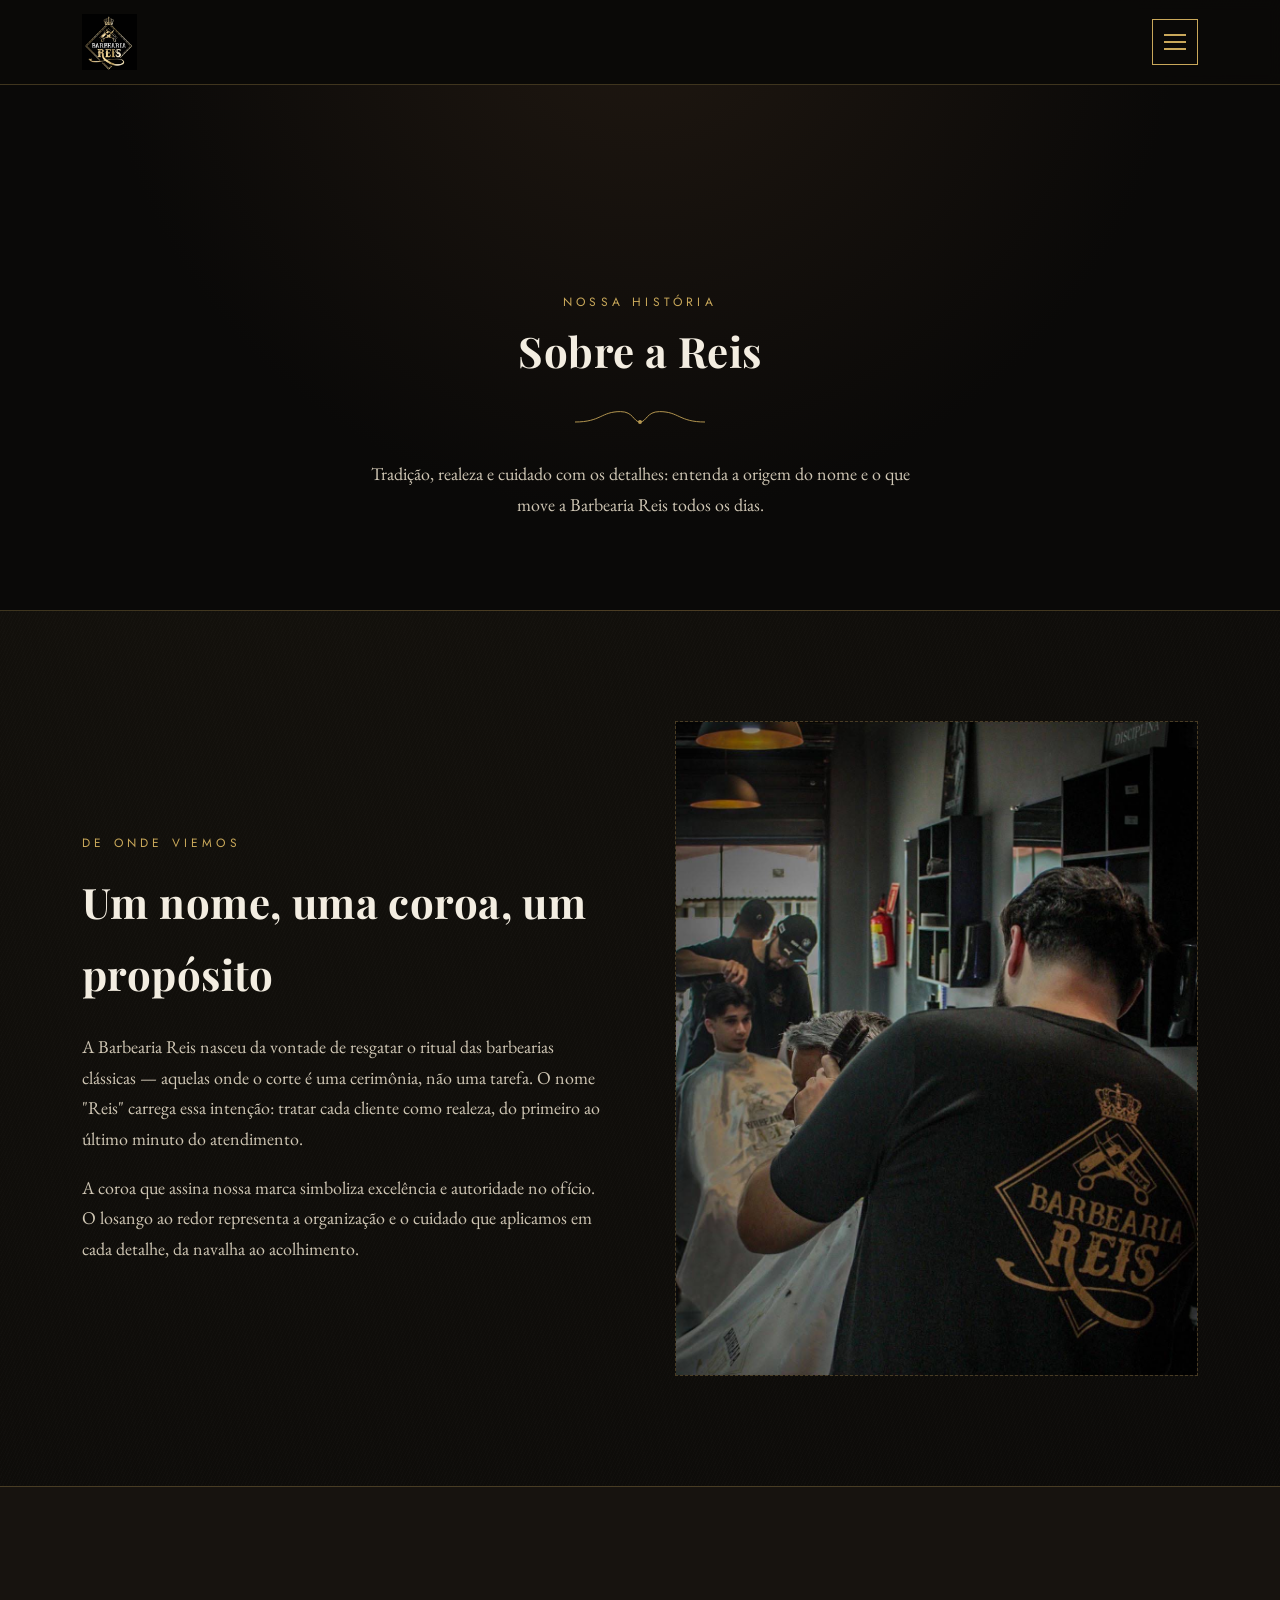
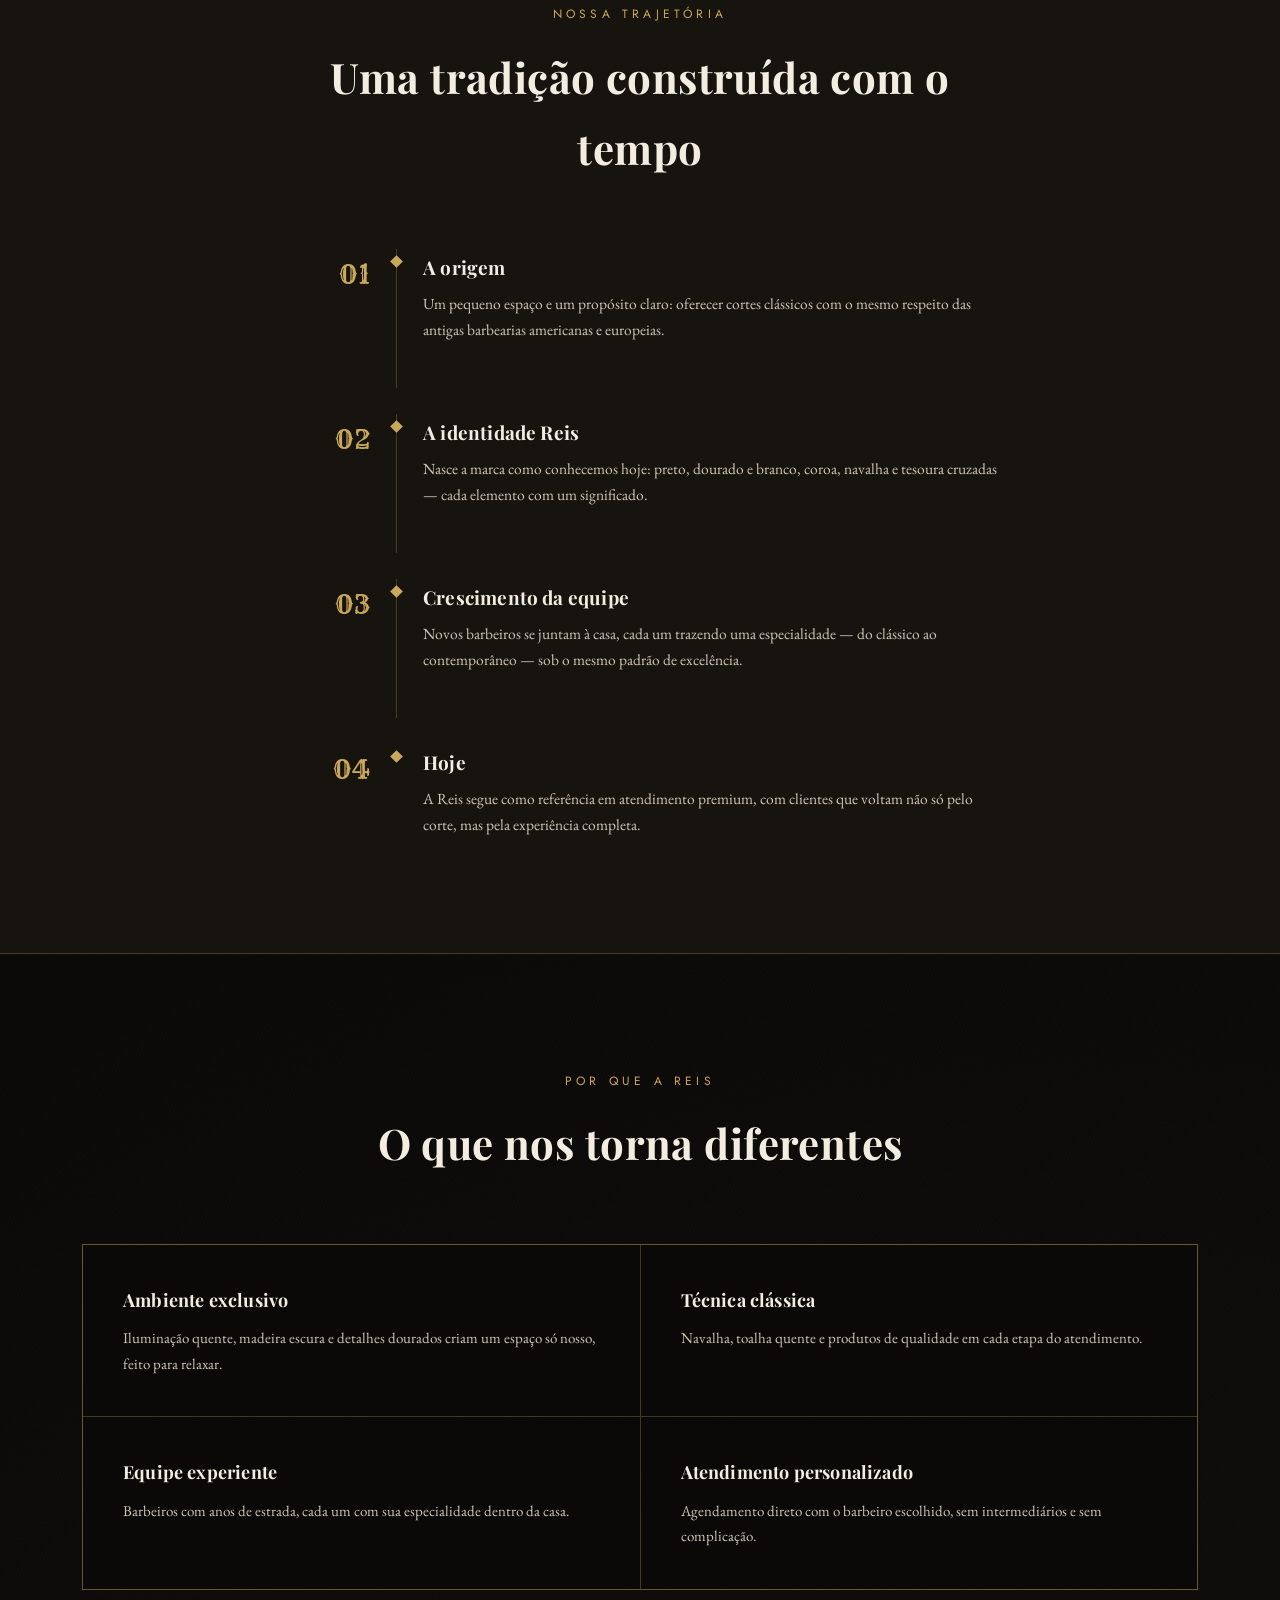
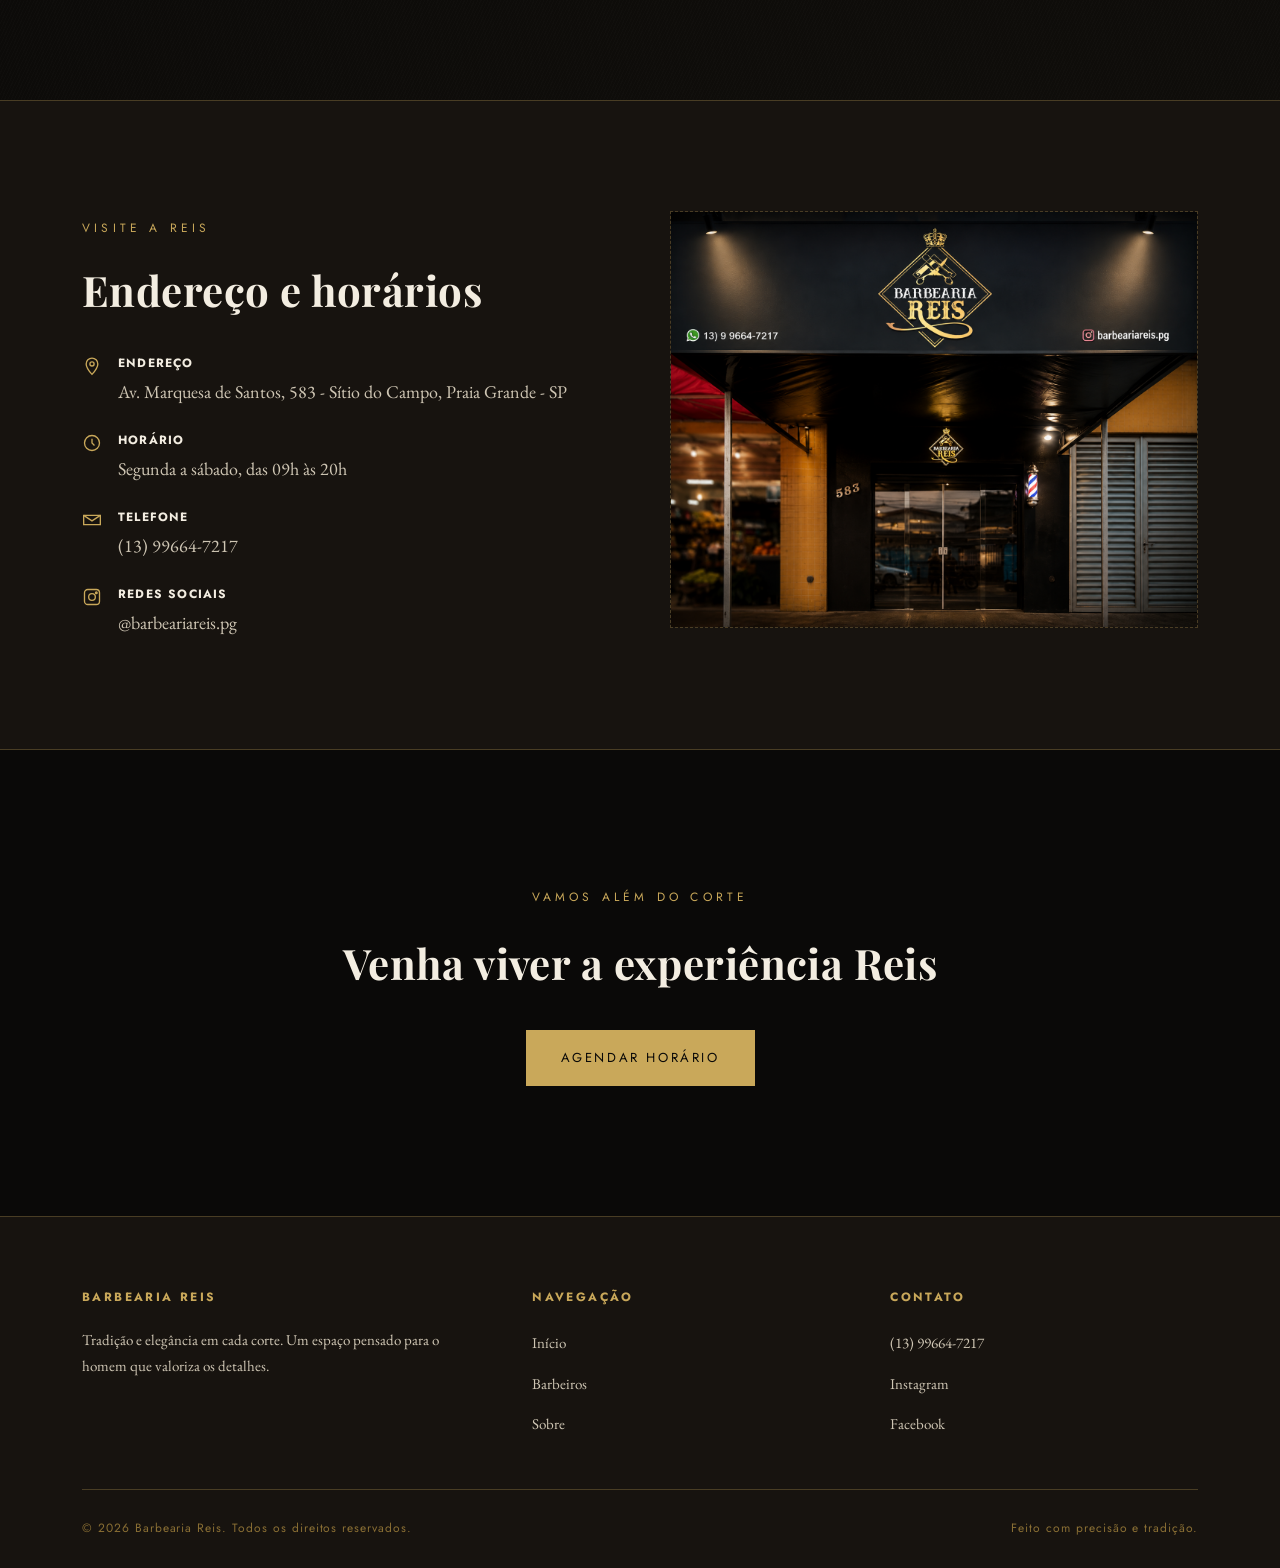
<file: sobre.html>
<!DOCTYPE html>
<html lang="pt-BR">
<head>
<meta charset="UTF-8">
<meta name="viewport" content="width=device-width, initial-scale=1.0">
<title>Barbearia Reis</title>
<link rel="icon" type="image/x-icon" href="img/logo.png">
<meta name="description" content="Conheça a história, os valores e os diferenciais da Barbearia Reis.">
<link rel="preconnect" href="https://fonts.googleapis.com">
<link href="https://fonts.googleapis.com/css2?family=Rye&family=Playfair+Display:wght@500;700;900&family=EB+Garamond:ital@0;1&family=Jost:wght@400;500&display=swap" rel="stylesheet">
<link rel="stylesheet" href="style.css">
</head>
<body class="textura">


<header class="cabecalho">
    <div class="container">

        <a href="index.html" class="marca pequena">
            <img src="img/logo.png" class="logo-cabecalho" alt="Barbearia Reis">
        </a>

        <nav class="navegacao">
            <ul>
                <li><a href="index.html" class="ativo">Início</a></li>
                <li><a href="barbeiros.html">Barbeiros</a></li>
                <li><a href="sobre.html">Sobre</a></li>
                <li><a href="barbeiros.html">Agendar</a></li>
            </ul>
        </nav>

        <button class="botao-menu">
            <span></span>
            <span></span>
            <span></span>
        </button>

    </div>
</header>
<section class="faixa-titulo">
  <div class="container revelar">
    <span class="eyebrow">Nossa história</span>
    <h2>Sobre a Reis</h2>
    <div class="divisor-arabesco" style="margin-left:auto;margin-right:auto;">
      <svg viewBox="0 0 200 40" fill="none" stroke="currentColor" stroke-width="1.5" style="color:var(--dourado)">
        <path d="M0 20 C 40 20, 40 4, 70 4 C 90 4, 90 20, 100 20 C 110 20, 110 4, 130 4 C 160 4, 160 20, 200 20"/>
        <circle cx="100" cy="20" r="3" fill="currentColor" stroke="none"/>
      </svg>
    </div>
    <p>Tradição, realeza e cuidado com os detalhes: entenda a origem do nome e o que move a Barbearia Reis todos os dias.</p>
  </div>
</section>

<!-- HISTÓRIA -->
<section>
  <div class="container duas-colunas revelar">
    <div class="coluna-texto">
      <span class="eyebrow">De onde viemos</span>
      <h2>Um nome, uma coroa, um propósito</h2>
      <p>A Barbearia Reis nasceu da vontade de resgatar o ritual das barbearias clássicas — aquelas onde o corte é uma cerimônia, não uma tarefa. O nome "Reis" carrega essa intenção: tratar cada cliente como realeza, do primeiro ao último minuto do atendimento.</p>
      <p>A coroa que assina nossa marca simboliza excelência e autoridade no ofício. O losango ao redor representa a organização e o cuidado que aplicamos em cada detalhe, da navalha ao acolhimento.</p>
    </div>
    <div class="imagem-placeholder"><img src="img/todosCortando.png" alt=""></div>
  </div>
</section>

<!-- LINHA DO TEMPO -->
<section class="faixa">
  <div class="container">
    <div class="cabecalho-secao revelar">
      <span class="eyebrow">Nossa trajetória</span>
      <h2>Uma tradição construída com o tempo</h2>
    </div>
    <div class="linha-tempo revelar">
      <div class="marco">
        <span class="ano">01</span>
        <div class="conteudo">
          <h3>A origem</h3>
          <p>Um pequeno espaço e um propósito claro: oferecer cortes clássicos com o mesmo respeito das antigas barbearias americanas e europeias.</p>
        </div>
      </div>
      <div class="marco">
        <span class="ano">02</span>
        <div class="conteudo">
          <h3>A identidade Reis</h3>
          <p>Nasce a marca como conhecemos hoje: preto, dourado e branco, coroa, navalha e tesoura cruzadas — cada elemento com um significado.</p>
        </div>
      </div>
      <div class="marco">
        <span class="ano">03</span>
        <div class="conteudo">
          <h3>Crescimento da equipe</h3>
          <p>Novos barbeiros se juntam à casa, cada um trazendo uma especialidade — do clássico ao contemporâneo — sob o mesmo padrão de excelência.</p>
        </div>
      </div>
      <div class="marco">
        <span class="ano">04</span>
        <div class="conteudo">
          <h3>Hoje</h3>
          <p>A Reis segue como referência em atendimento premium, com clientes que voltam não só pelo corte, mas pela experiência completa.</p>
        </div>
      </div>
    </div>
  </div>
</section>

<!-- DIFERENCIAIS -->
<section>
  <div class="container">
    <div class="cabecalho-secao revelar">
      <span class="eyebrow">Por que a Reis</span>
      <h2>O que nos torna diferentes</h2>
    </div>
    <div class="grade-diferenciais revelar">
      <div class="diferencial">
        <h3>Ambiente exclusivo</h3>
        <p>Iluminação quente, madeira escura e detalhes dourados criam um espaço só nosso, feito para relaxar.</p>
      </div>
      <div class="diferencial">
        <h3>Técnica clássica</h3>
        <p>Navalha, toalha quente e produtos de qualidade em cada etapa do atendimento.</p>
      </div>
      <div class="diferencial">
        <h3>Equipe experiente</h3>
        <p>Barbeiros com anos de estrada, cada um com sua especialidade dentro da casa.</p>
      </div>
      <div class="diferencial">
        <h3>Atendimento personalizado</h3>
        <p>Agendamento direto com o barbeiro escolhido, sem intermediários e sem complicação.</p>
      </div>
    </div>
  </div>
</section>

<!-- LOCALIZAÇÃO / CONTATO -->
<section class="faixa">
  <div class="container grade-contato revelar">
    <div>
      <span class="eyebrow">Visite a Reis</span>
      <h2 style="margin:14px 0 26px;">Endereço e horários</h2>
      <ul class="lista-contato">
        <li>
          <svg viewBox="0 0 24 24" fill="none" stroke="currentColor" stroke-width="1.6"><path d="M12 22s7-7.58 7-12.5A7 7 0 0 0 5 9.5C5 14.42 12 22 12 22Z"/><circle cx="12" cy="9.5" r="2.5"/></svg>
          <div><strong>Endereço</strong>Av. Marquesa de Santos, 583 - Sítio do Campo, Praia Grande - SP</div>
        </li>
        <li>
          <svg viewBox="0 0 24 24" fill="none" stroke="currentColor" stroke-width="1.6"><circle cx="12" cy="12" r="9"/><path d="M12 7v5l3 3"/></svg>
          <div><strong>Horário</strong>Segunda a sábado, das 09h às 20h</div>
        </li>
        <li>
          <svg viewBox="0 0 24 24" fill="none" stroke="currentColor" stroke-width="1.6"><path d="M4 4h16v16H4z" opacity="0"/><path d="M22 6.5 12 13 2 6.5"/><path d="M2 6.5h20v11H2z"/></svg>
          <div><strong>Telefone</strong><a href="tel:+5513996647217">(13) 99664-7217</a></div>
        </li>
        <li>
          <svg viewBox="0 0 24 24" fill="none" stroke="currentColor" stroke-width="1.6"><rect x="3" y="3" width="18" height="18" rx="4"/><circle cx="12" cy="12" r="4"/><circle cx="17.2" cy="6.8" r="1"/></svg>
          <div><strong>Redes sociais</strong><a href="https://instagram.com/barbeariareis.pg" target="_blank" rel="noopener">@barbeariareis.pg</a></div>
        </li>
      </ul>
    </div>
    <div class="imagem-placeholder"><img src="img/frente.png" alt=""></div>
  </div>
</section>

<section class="cta-final">
  <div class="container revelar">
    <span class="eyebrow">Vamos além do corte</span>
    <h2>Venha viver a experiência Reis</h2>
    <a href="barbeiros.html" class="botao cheio">Agendar horário</a>
  </div>
</section>

<footer class="rodape">
  <div class="container">
    <div class="grade-rodape">
      <div>
        <h4>Barbearia Reis</h4>
        <p>Tradição e elegância em cada corte. Um espaço pensado para o homem que valoriza os detalhes.</p>
      </div>
      <div>
        <h4>Navegação</h4>
        <ul>
          <li><a href="index.html">Início</a></li>
          <li><a href="barbeiros.html">Barbeiros</a></li>
          <li><a href="sobre.html">Sobre</a></li>
        </ul>
      </div>
      <div>
        <h4>Contato</h4>
        <ul>
          <li><a href="tel:+5513996647217">(13) 99664-7217</a></li>
          <li><a href="https://instagram.com/barbeariareis.pg" target="_blank" rel="noopener">Instagram</a></li>
          <li><a href="https://facebook.com/barbeariareis.pg" target="_blank" rel="noopener">Facebook</a></li>
        </ul>
      </div>
    </div>
    <div class="rodape-baixo">
      <span>© 2026 Barbearia Reis. Todos os direitos reservados.</span>
      <span>Feito com precisão e tradição.</span>
    </div>
  </div>
</footer>

<script src="script.js"></script>
</body>
</html>
</file>
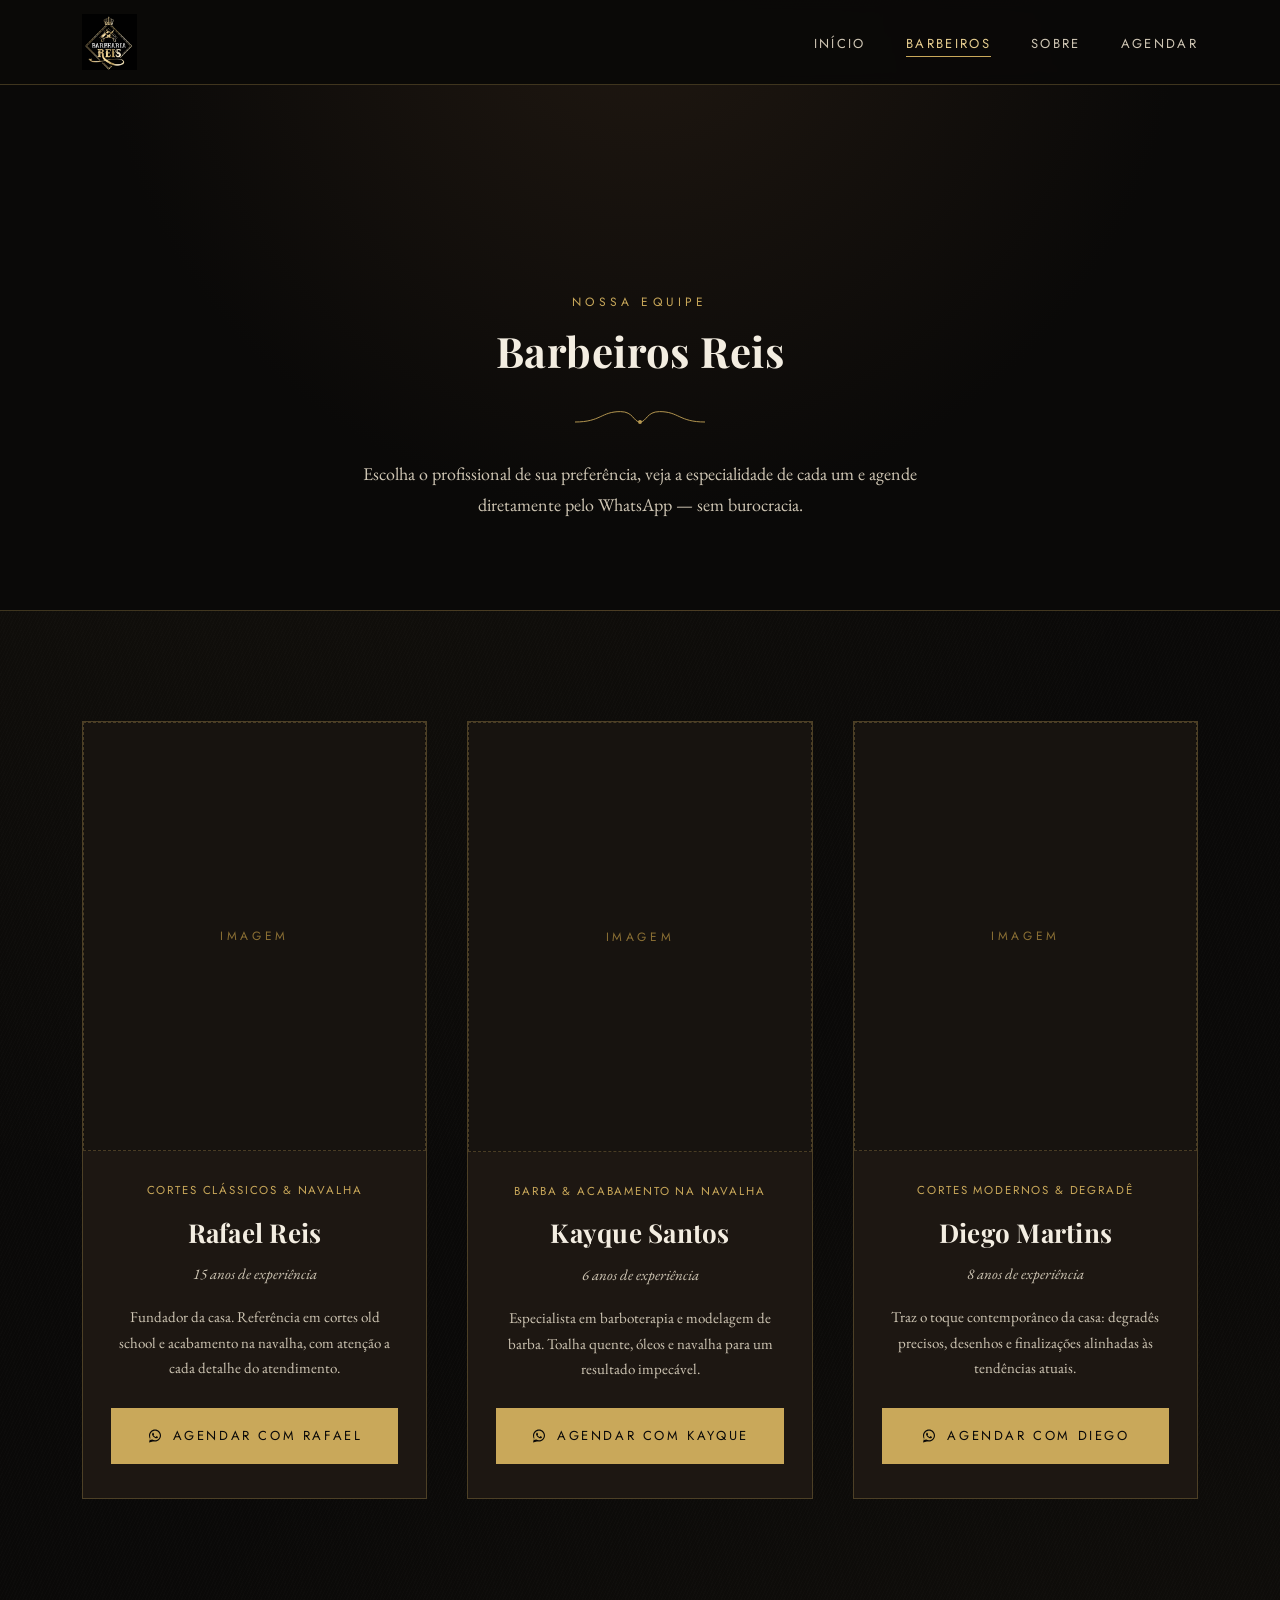
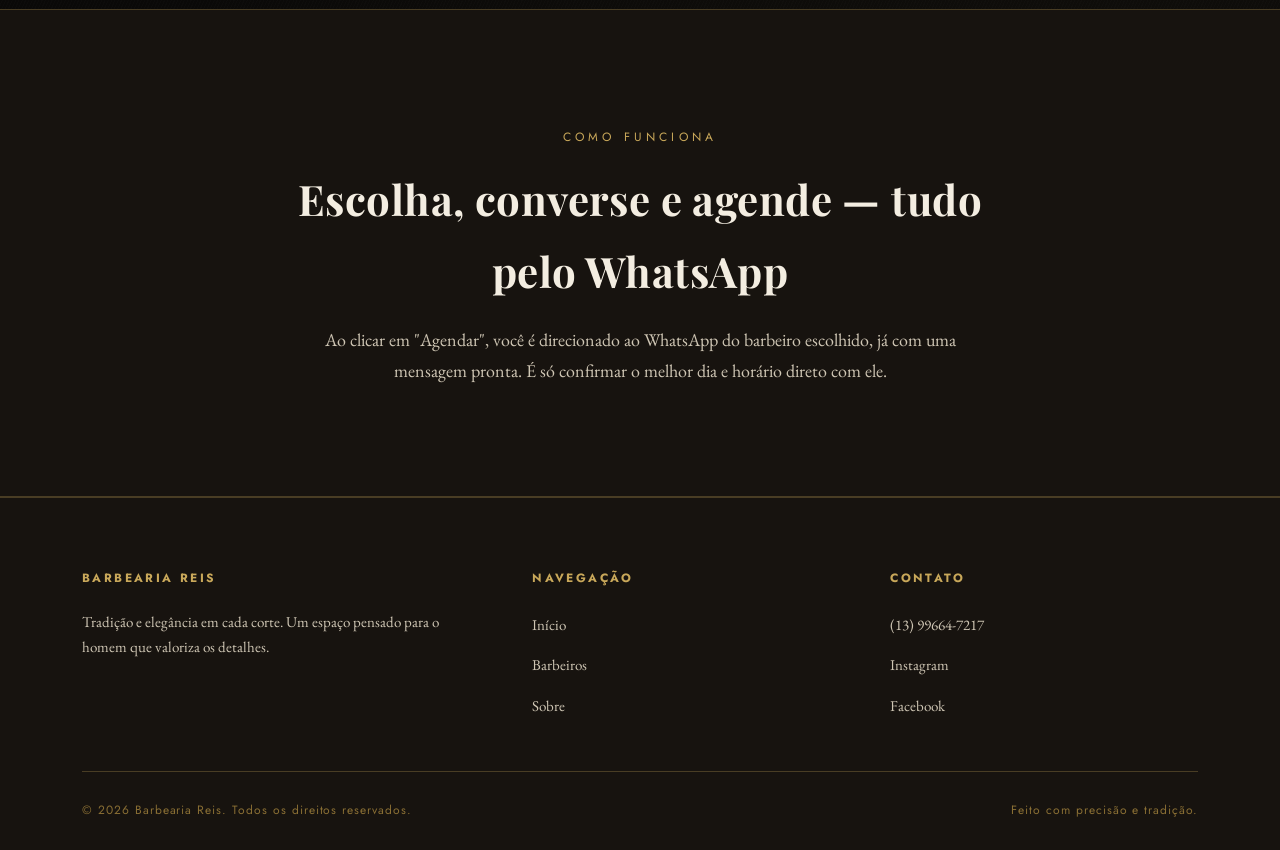
<file: files/barbeiros.html>
<!DOCTYPE html>
<html lang="pt-BR">
<head>
<meta charset="UTF-8">
<meta name="viewport" content="width=device-width, initial-scale=1.0">
<title>Nossos Barbeiros — Barbearia Reis</title>
<meta name="description" content="Conheça os barbeiros da Barbearia Reis e agende seu horário direto pelo WhatsApp.">
<link rel="preconnect" href="https://fonts.googleapis.com">
<link href="https://fonts.googleapis.com/css2?family=Rye&family=Playfair+Display:wght@500;700;900&family=EB+Garamond:ital@0;1&family=Jost:wght@400;500&display=swap" rel="stylesheet">
<link rel="stylesheet" href="style.css">
</head>
<body class="textura">

<header class="cabecalho">
  <div class="container">
    <a href="index.html" class="marca pequena">
      <img src="img/logo.png" alt="Barbearia Reis" class="logo-cabecalho">
    </a>

    <nav class="navegacao">
      <ul>
        <li><a href="index.html">Início</a></li>
        <li><a href="barbeiros.html" class="ativo">Barbeiros</a></li>
        <li><a href="sobre.html">Sobre</a></li>
        <li><a href="#equipe">Agendar</a></li>
      </ul>
    </nav>
    <button class="botao-menu" aria-label="Abrir menu">
      <svg width="18" height="14" viewBox="0 0 18 14" fill="none"><path d="M0 1H18M0 7H18M0 13H18" stroke="currentColor" stroke-width="1.6"/></svg>
    </button>
  </div>
</header>

<section class="faixa-titulo">
  <div class="container revelar">
    <span class="eyebrow">Nossa equipe</span>
    <h2>Barbeiros Reis</h2>
    <div class="divisor-arabesco" style="margin-left:auto;margin-right:auto;">
      <svg viewBox="0 0 200 40" fill="none" stroke="currentColor" stroke-width="1.5" style="color:var(--dourado)">
        <path d="M0 20 C 40 20, 40 4, 70 4 C 90 4, 90 20, 100 20 C 110 20, 110 4, 130 4 C 160 4, 160 20, 200 20"/>
        <circle cx="100" cy="20" r="3" fill="currentColor" stroke="none"/>
      </svg>
    </div>
    <p>Escolha o profissional de sua preferência, veja a especialidade de cada um e agende diretamente pelo WhatsApp — sem burocracia.</p>
  </div>
</section>

<section id="equipe">
  <div class="container">
    <div class="grade-barbeiros revelar">

      <!-- Barbeiro 1 -->
      <article class="cartao-barbeiro">
        <div class="foto imagem-placeholder">imagem</div>
        <div class="info">
          <span class="especialidade">Cortes clássicos &amp; navalha</span>
          <h3>Rafael Reis</h3>
          <span class="experiencia">15 anos de experiência</span>
          <p class="bio">Fundador da casa. Referência em cortes old school e acabamento na navalha, com atenção a cada detalhe do atendimento.</p>
          <a class="botao cheio" target="_blank" rel="noopener"
             href="https://wa.me/5511999990001?text=Ol%C3%A1%2C%20Rafael!%20Gostaria%20de%20agendar%20um%20hor%C3%A1rio%20na%20Barbearia%20Reis.">
            <svg viewBox="0 0 32 32" fill="currentColor"><path d="M16.01 3C9.38 3 4 8.36 4 15c0 2.36.7 4.55 1.9 6.4L4 29l7.8-2.05A11.9 11.9 0 0 0 16.01 27C22.64 27 28 21.64 28 15S22.64 3 16.01 3Zm0 21.7c-1.98 0-3.83-.55-5.4-1.5l-.39-.23-4.63 1.22 1.24-4.5-.25-.4A9.6 9.6 0 0 1 6.3 15c0-5.36 4.36-9.7 9.71-9.7 5.36 0 9.7 4.34 9.7 9.7 0 5.36-4.34 9.7-9.7 9.7Zm5.32-7.27c-.29-.15-1.72-.85-1.99-.95-.27-.1-.46-.15-.66.15-.2.29-.76.95-.93 1.14-.17.2-.34.22-.63.07-.29-.14-1.22-.45-2.33-1.44-.86-.77-1.44-1.71-1.6-2-.17-.29-.02-.45.13-.6.13-.13.29-.34.44-.51.15-.17.2-.29.29-.49.1-.2.05-.37-.02-.51-.07-.15-.66-1.58-.9-2.17-.24-.57-.48-.49-.66-.5-.17-.01-.37-.01-.56-.01-.2 0-.51.07-.78.37-.27.29-1.02 1-1.02 2.43 0 1.44 1.05 2.83 1.2 3.02.15.2 2.06 3.15 5 4.42.7.3 1.24.48 1.67.61.7.22 1.34.19 1.84.12.56-.08 1.72-.7 1.96-1.38.24-.68.24-1.26.17-1.38-.07-.12-.26-.2-.55-.34Z"/></svg>
            Agendar com Rafael
          </a>
        </div>
      </article>

      <!-- Barbeiro 2 -->
      <article class="cartao-barbeiro">
        <div class="foto imagem-placeholder">imagem</div>
        <div class="info">
          <span class="especialidade">Barba &amp; acabamento na navalha</span>
          <h3>Kayque Santos</h3>
          <span class="experiencia">6 anos de experiência</span>
          <p class="bio">Especialista em barboterapia e modelagem de barba. Toalha quente, óleos e navalha para um resultado impecável.</p>
          <a class="botao cheio" target="_blank" rel="noopener"
             href="https://wa.me/5511999990002?text=Ol%C3%A1%2C%20Bruno!%20Gostaria%20de%20agendar%20um%20hor%C3%A1rio%20na%20Barbearia%20Reis.">
            <svg viewBox="0 0 32 32" fill="currentColor"><path d="M16.01 3C9.38 3 4 8.36 4 15c0 2.36.7 4.55 1.9 6.4L4 29l7.8-2.05A11.9 11.9 0 0 0 16.01 27C22.64 27 28 21.64 28 15S22.64 3 16.01 3Zm0 21.7c-1.98 0-3.83-.55-5.4-1.5l-.39-.23-4.63 1.22 1.24-4.5-.25-.4A9.6 9.6 0 0 1 6.3 15c0-5.36 4.36-9.7 9.71-9.7 5.36 0 9.7 4.34 9.7 9.7 0 5.36-4.34 9.7-9.7 9.7Zm5.32-7.27c-.29-.15-1.72-.85-1.99-.95-.27-.1-.46-.15-.66.15-.2.29-.76.95-.93 1.14-.17.2-.34.22-.63.07-.29-.14-1.22-.45-2.33-1.44-.86-.77-1.44-1.71-1.6-2-.17-.29-.02-.45.13-.6.13-.13.29-.34.44-.51.15-.17.2-.29.29-.49.1-.2.05-.37-.02-.51-.07-.15-.66-1.58-.9-2.17-.24-.57-.48-.49-.66-.5-.17-.01-.37-.01-.56-.01-.2 0-.51.07-.78.37-.27.29-1.02 1-1.02 2.43 0 1.44 1.05 2.83 1.2 3.02.15.2 2.06 3.15 5 4.42.7.3 1.24.48 1.67.61.7.22 1.34.19 1.84.12.56-.08 1.72-.7 1.96-1.38.24-.68.24-1.26.17-1.38-.07-.12-.26-.2-.55-.34Z"/></svg>
            Agendar com Kayque
          </a>
        </div>
      </article>

      <!-- Barbeiro 3 -->
      <article class="cartao-barbeiro">
        <div class="foto imagem-placeholder">imagem</div>
        <div class="info">
          <span class="especialidade">Cortes modernos &amp; degradê</span>
          <h3>Diego Martins</h3>
          <span class="experiencia">8 anos de experiência</span>
          <p class="bio">Traz o toque contemporâneo da casa: degradês precisos, desenhos e finalizações alinhadas às tendências atuais.</p>
          <a class="botao cheio" target="_blank" rel="noopener"
             href="https://wa.me/5511999990003?text=Ol%C3%A1%2C%20Diego!%20Gostaria%20de%20agendar%20um%20hor%C3%A1rio%20na%20Barbearia%20Reis.">
            <svg viewBox="0 0 32 32" fill="currentColor"><path d="M16.01 3C9.38 3 4 8.36 4 15c0 2.36.7 4.55 1.9 6.4L4 29l7.8-2.05A11.9 11.9 0 0 0 16.01 27C22.64 27 28 21.64 28 15S22.64 3 16.01 3Zm0 21.7c-1.98 0-3.83-.55-5.4-1.5l-.39-.23-4.63 1.22 1.24-4.5-.25-.4A9.6 9.6 0 0 1 6.3 15c0-5.36 4.36-9.7 9.71-9.7 5.36 0 9.7 4.34 9.7 9.7 0 5.36-4.34 9.7-9.7 9.7Zm5.32-7.27c-.29-.15-1.72-.85-1.99-.95-.27-.1-.46-.15-.66.15-.2.29-.76.95-.93 1.14-.17.2-.34.22-.63.07-.29-.14-1.22-.45-2.33-1.44-.86-.77-1.44-1.71-1.6-2-.17-.29-.02-.45.13-.6.13-.13.29-.34.44-.51.15-.17.2-.29.29-.49.1-.2.05-.37-.02-.51-.07-.15-.66-1.58-.9-2.17-.24-.57-.48-.49-.66-.5-.17-.01-.37-.01-.56-.01-.2 0-.51.07-.78.37-.27.29-1.02 1-1.02 2.43 0 1.44 1.05 2.83 1.2 3.02.15.2 2.06 3.15 5 4.42.7.3 1.24.48 1.67.61.7.22 1.34.19 1.84.12.56-.08 1.72-.7 1.96-1.38.24-.68.24-1.26.17-1.38-.07-.12-.26-.2-.55-.34Z"/></svg>
            Agendar com Diego
          </a>
        </div>
      </article>

    </div>
  </div>
</section>

<section class="faixa">
  <div class="container citacao revelar">
    <span class="eyebrow">Como funciona</span>
    <h2 style="margin-top:14px;">Escolha, converse e agende — tudo pelo WhatsApp</h2>
    <p style="margin-top:18px;color:var(--branco-suave);">Ao clicar em "Agendar", você é direcionado ao WhatsApp do barbeiro escolhido, já com uma mensagem pronta. É só confirmar o melhor dia e horário direto com ele.</p>
  </div>
</section>

<footer class="rodape">
  <div class="container">
    <div class="grade-rodape">
      <div>
        <h4>Barbearia Reis</h4>
        <p>Tradição e elegância em cada corte. Um espaço pensado para o homem que valoriza os detalhes.</p>
      </div>
      <div>
        <h4>Navegação</h4>
        <ul>
          <li><a href="index.html">Início</a></li>
          <li><a href="barbeiros.html">Barbeiros</a></li>
          <li><a href="sobre.html">Sobre</a></li>
        </ul>
      </div>
      <div>
        <h4>Contato</h4>
        <ul>
          <li><a href="tel:+5513996647217">(13) 99664-7217</a></li>
          <li><a href="https://instagram.com/barbeariareis.pg" target="_blank" rel="noopener">Instagram</a></li>
          <li><a href="https://facebook.com/barbeariareis.pg" target="_blank" rel="noopener">Facebook</a></li>
        </ul>
      </div>
    </div>
    <div class="rodape-baixo">
      <span>© 2026 Barbearia Reis. Todos os direitos reservados.</span>
      <span>Feito com precisão e tradição.</span>
    </div>
  </div>
</footer>

<script src="script.js"></script>
</body>
</html>
</file>
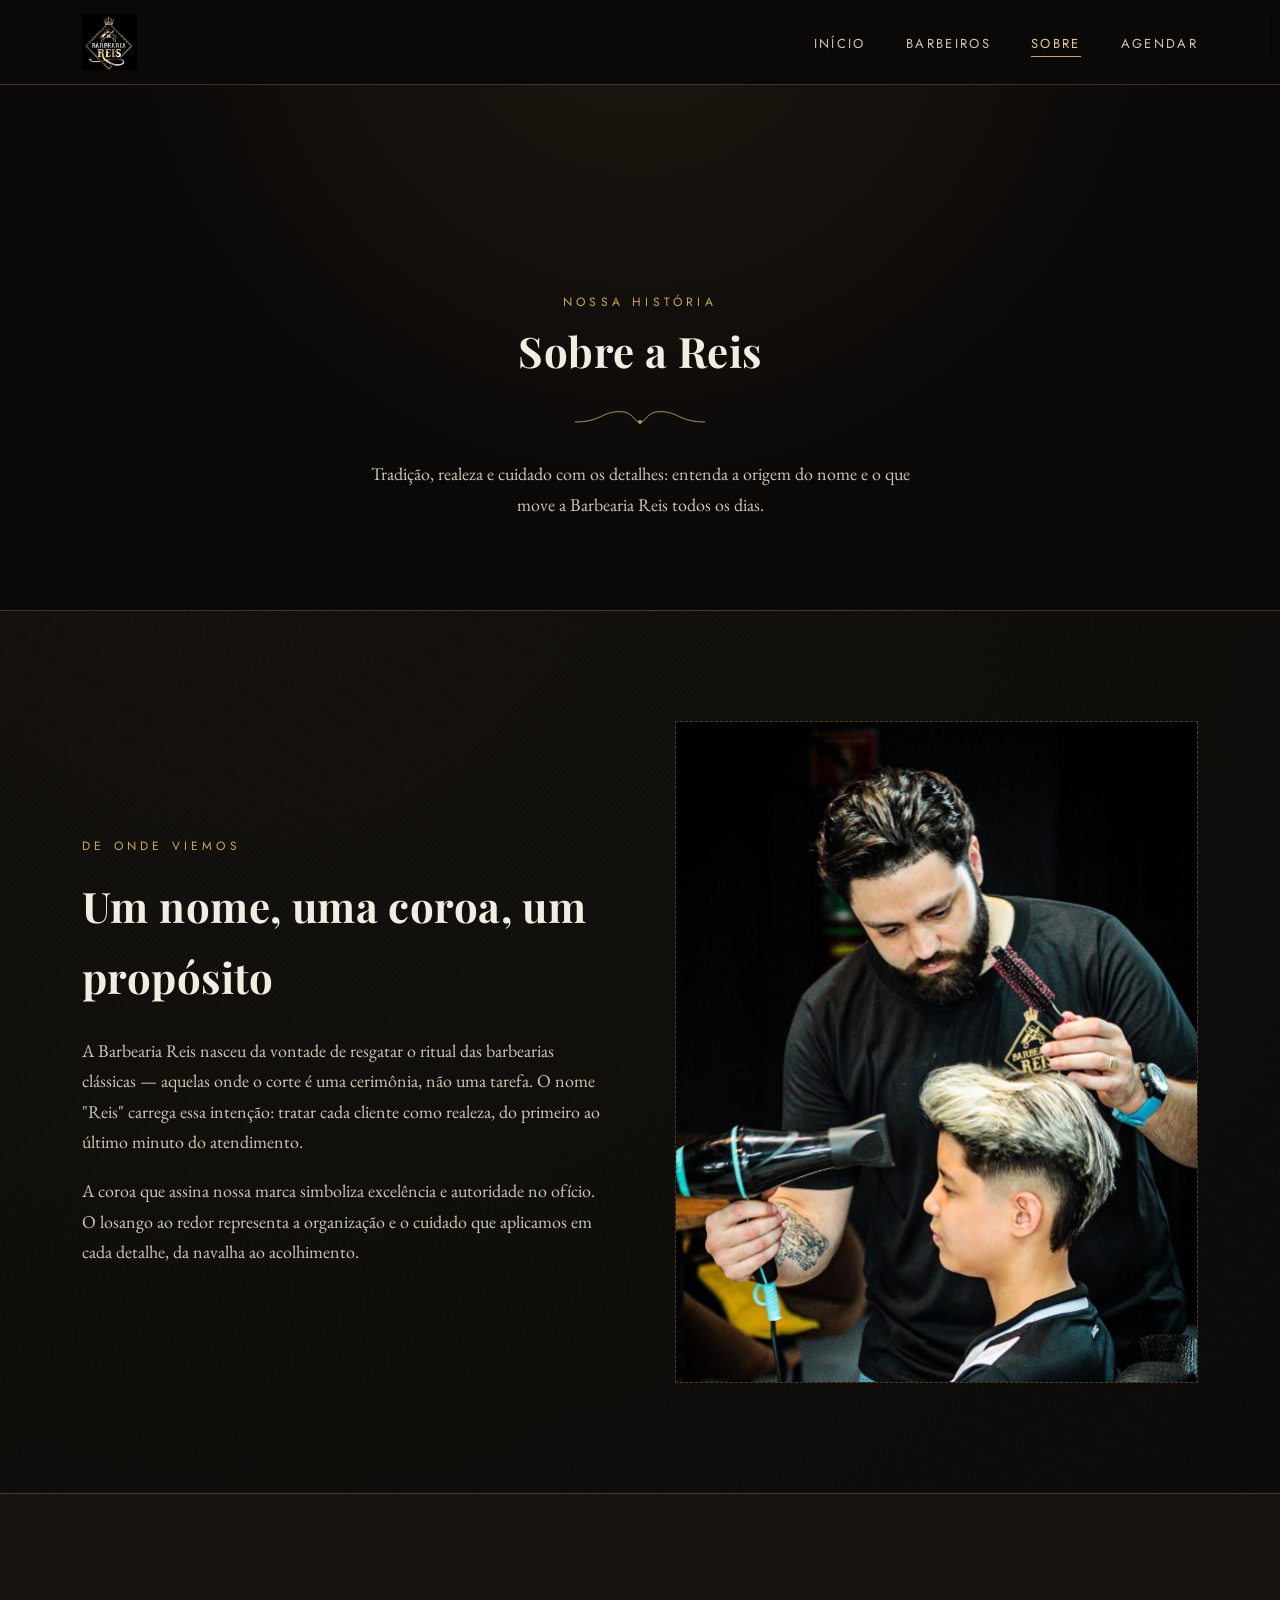
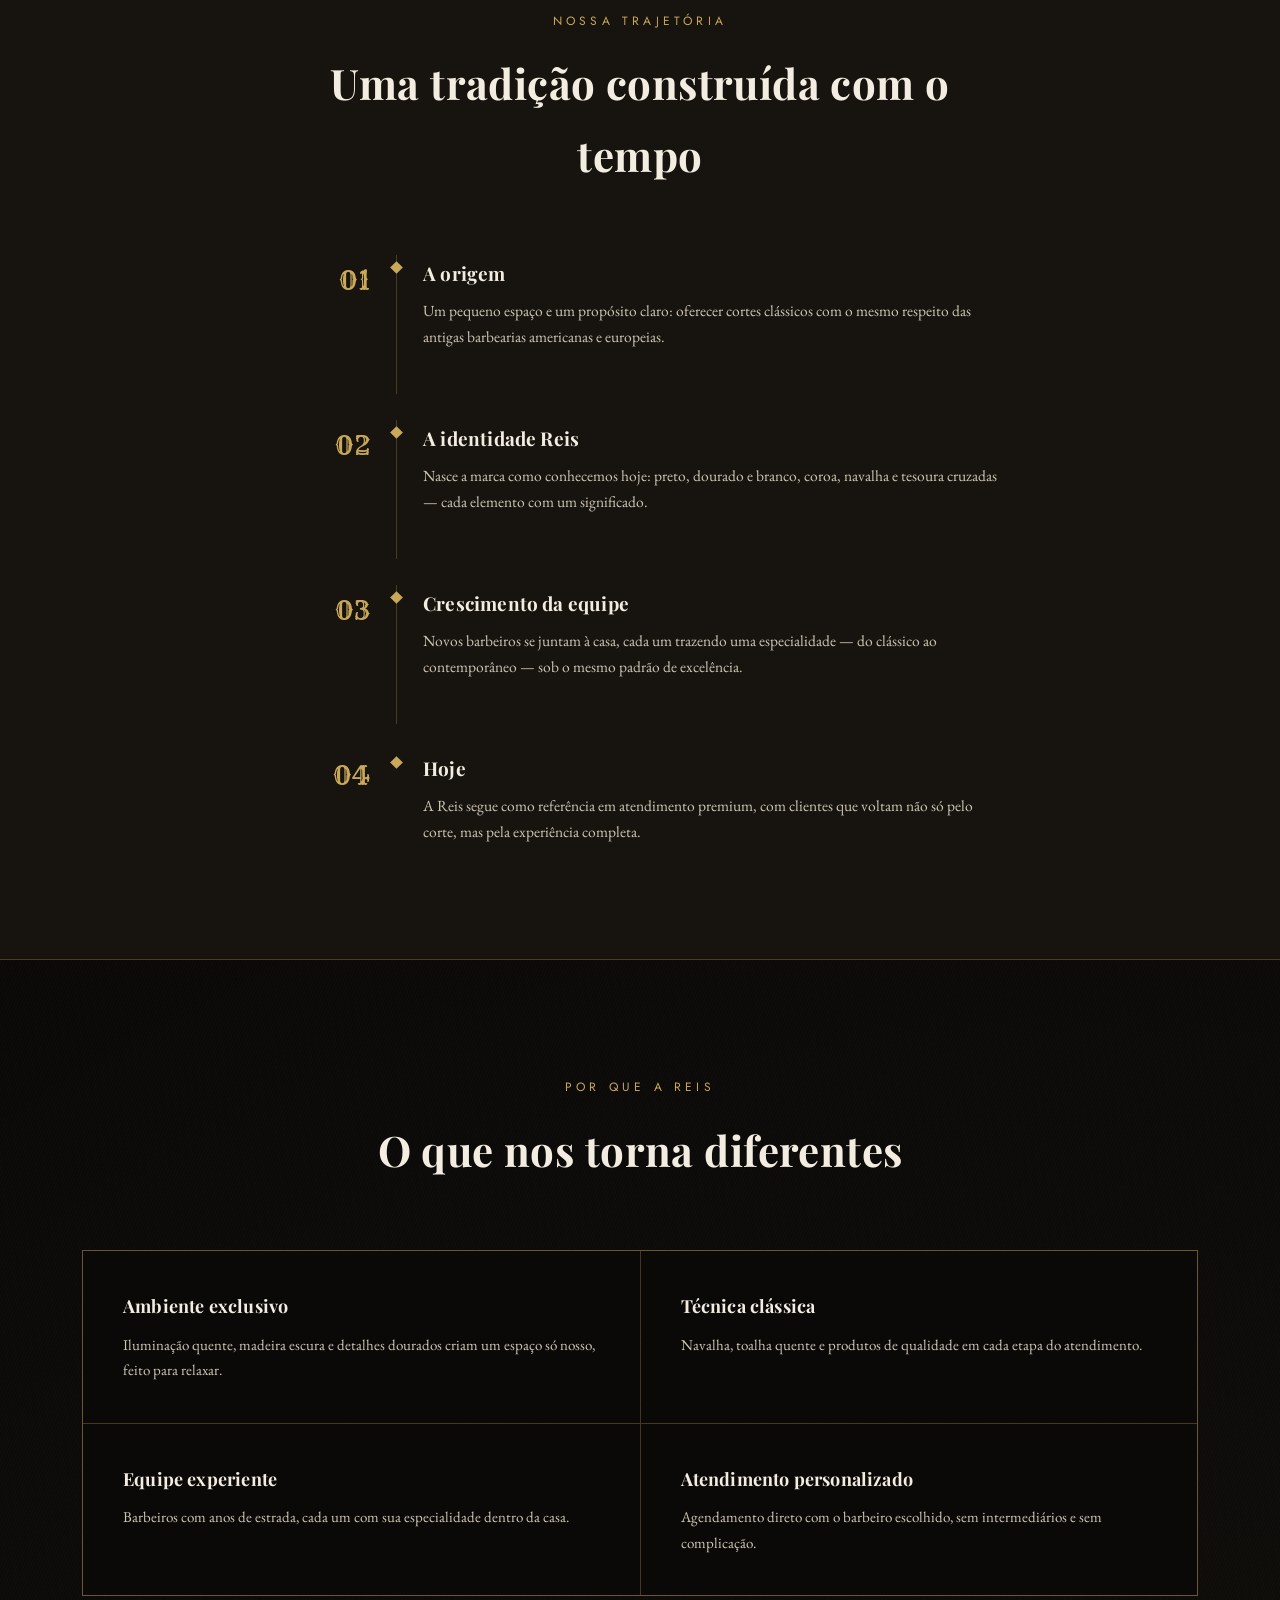
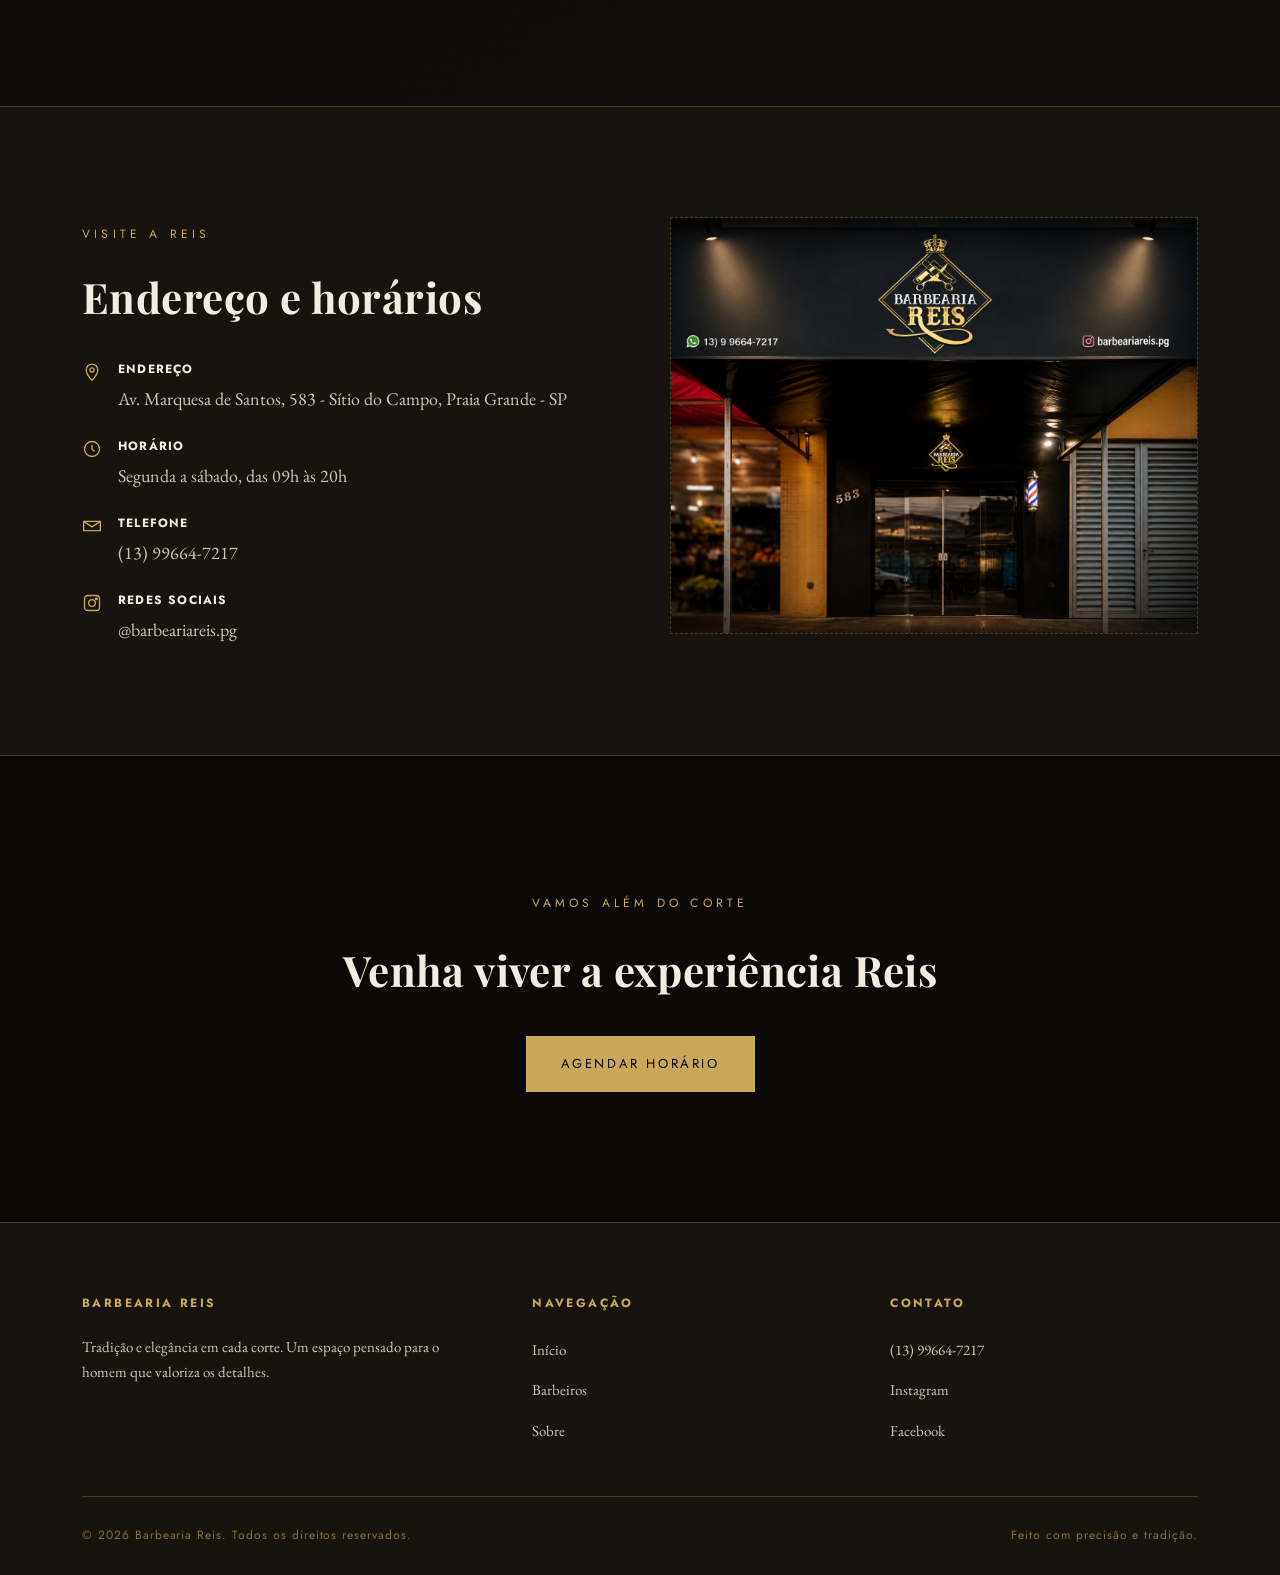
<file: files/sobre.html>
<!DOCTYPE html>
<html lang="pt-BR">
<head>
<meta charset="UTF-8">
<meta name="viewport" content="width=device-width, initial-scale=1.0">
<title>Sobre a Barbearia Reis</title>
<meta name="description" content="Conheça a história, os valores e os diferenciais da Barbearia Reis.">
<link rel="preconnect" href="https://fonts.googleapis.com">
<link href="https://fonts.googleapis.com/css2?family=Rye&family=Playfair+Display:wght@500;700;900&family=EB+Garamond:ital@0;1&family=Jost:wght@400;500&display=swap" rel="stylesheet">
<link rel="stylesheet" href="style.css">
</head>
<body class="textura">


<header class="cabecalho">
  <div class="container">
    <a href="index.html" class="marca pequena">
      <img src="img/logo.png" alt="Barbearia Reis" class="logo-cabecalho">
    </a>

    <nav class="navegacao">
      <ul>
        <li><a href="index.html">Início</a></li>
        <li><a href="barbeiros.html">Barbeiros</a></li>
        <li><a href="sobre.html" class="ativo">Sobre</a></li>
        <li><a href="barbeiros.html">Agendar</a></li>
      </ul>
    </nav>
    <button class="botao-menu" aria-label="Abrir menu">
      <svg width="18" height="14" viewBox="0 0 18 14" fill="none"><path d="M0 1H18M0 7H18M0 13H18" stroke="currentColor" stroke-width="1.6"/></svg>
    </button>
  </div>
</header>

<section class="faixa-titulo">
  <div class="container revelar">
    <span class="eyebrow">Nossa história</span>
    <h2>Sobre a Reis</h2>
    <div class="divisor-arabesco" style="margin-left:auto;margin-right:auto;">
      <svg viewBox="0 0 200 40" fill="none" stroke="currentColor" stroke-width="1.5" style="color:var(--dourado)">
        <path d="M0 20 C 40 20, 40 4, 70 4 C 90 4, 90 20, 100 20 C 110 20, 110 4, 130 4 C 160 4, 160 20, 200 20"/>
        <circle cx="100" cy="20" r="3" fill="currentColor" stroke="none"/>
      </svg>
    </div>
    <p>Tradição, realeza e cuidado com os detalhes: entenda a origem do nome e o que move a Barbearia Reis todos os dias.</p>
  </div>
</section>

<!-- HISTÓRIA -->
<section>
  <div class="container duas-colunas revelar">
    <div class="coluna-texto">
      <span class="eyebrow">De onde viemos</span>
      <h2>Um nome, uma coroa, um propósito</h2>
      <p>A Barbearia Reis nasceu da vontade de resgatar o ritual das barbearias clássicas — aquelas onde o corte é uma cerimônia, não uma tarefa. O nome "Reis" carrega essa intenção: tratar cada cliente como realeza, do primeiro ao último minuto do atendimento.</p>
      <p>A coroa que assina nossa marca simboliza excelência e autoridade no ofício. O losango ao redor representa a organização e o cuidado que aplicamos em cada detalhe, da navalha ao acolhimento.</p>
    </div>
    <div class="imagem-placeholder"><img src="img/cortandoCabelo.png" alt=""></div>
  </div>
</section>

<!-- LINHA DO TEMPO -->
<section class="faixa">
  <div class="container">
    <div class="cabecalho-secao revelar">
      <span class="eyebrow">Nossa trajetória</span>
      <h2>Uma tradição construída com o tempo</h2>
    </div>
    <div class="linha-tempo revelar">
      <div class="marco">
        <span class="ano">01</span>
        <div class="conteudo">
          <h3>A origem</h3>
          <p>Um pequeno espaço e um propósito claro: oferecer cortes clássicos com o mesmo respeito das antigas barbearias americanas e europeias.</p>
        </div>
      </div>
      <div class="marco">
        <span class="ano">02</span>
        <div class="conteudo">
          <h3>A identidade Reis</h3>
          <p>Nasce a marca como conhecemos hoje: preto, dourado e branco, coroa, navalha e tesoura cruzadas — cada elemento com um significado.</p>
        </div>
      </div>
      <div class="marco">
        <span class="ano">03</span>
        <div class="conteudo">
          <h3>Crescimento da equipe</h3>
          <p>Novos barbeiros se juntam à casa, cada um trazendo uma especialidade — do clássico ao contemporâneo — sob o mesmo padrão de excelência.</p>
        </div>
      </div>
      <div class="marco">
        <span class="ano">04</span>
        <div class="conteudo">
          <h3>Hoje</h3>
          <p>A Reis segue como referência em atendimento premium, com clientes que voltam não só pelo corte, mas pela experiência completa.</p>
        </div>
      </div>
    </div>
  </div>
</section>

<!-- DIFERENCIAIS -->
<section>
  <div class="container">
    <div class="cabecalho-secao revelar">
      <span class="eyebrow">Por que a Reis</span>
      <h2>O que nos torna diferentes</h2>
    </div>
    <div class="grade-diferenciais revelar">
      <div class="diferencial">
        <h3>Ambiente exclusivo</h3>
        <p>Iluminação quente, madeira escura e detalhes dourados criam um espaço só nosso, feito para relaxar.</p>
      </div>
      <div class="diferencial">
        <h3>Técnica clássica</h3>
        <p>Navalha, toalha quente e produtos de qualidade em cada etapa do atendimento.</p>
      </div>
      <div class="diferencial">
        <h3>Equipe experiente</h3>
        <p>Barbeiros com anos de estrada, cada um com sua especialidade dentro da casa.</p>
      </div>
      <div class="diferencial">
        <h3>Atendimento personalizado</h3>
        <p>Agendamento direto com o barbeiro escolhido, sem intermediários e sem complicação.</p>
      </div>
    </div>
  </div>
</section>

<!-- LOCALIZAÇÃO / CONTATO -->
<section class="faixa">
  <div class="container grade-contato revelar">
    <div>
      <span class="eyebrow">Visite a Reis</span>
      <h2 style="margin:14px 0 26px;">Endereço e horários</h2>
      <ul class="lista-contato">
        <li>
          <svg viewBox="0 0 24 24" fill="none" stroke="currentColor" stroke-width="1.6"><path d="M12 22s7-7.58 7-12.5A7 7 0 0 0 5 9.5C5 14.42 12 22 12 22Z"/><circle cx="12" cy="9.5" r="2.5"/></svg>
          <div><strong>Endereço</strong>Av. Marquesa de Santos, 583 - Sítio do Campo, Praia Grande - SP</div>
        </li>
        <li>
          <svg viewBox="0 0 24 24" fill="none" stroke="currentColor" stroke-width="1.6"><circle cx="12" cy="12" r="9"/><path d="M12 7v5l3 3"/></svg>
          <div><strong>Horário</strong>Segunda a sábado, das 09h às 20h</div>
        </li>
        <li>
          <svg viewBox="0 0 24 24" fill="none" stroke="currentColor" stroke-width="1.6"><path d="M4 4h16v16H4z" opacity="0"/><path d="M22 6.5 12 13 2 6.5"/><path d="M2 6.5h20v11H2z"/></svg>
          <div><strong>Telefone</strong><a href="tel:+5513996647217">(13) 99664-7217</a></div>
        </li>
        <li>
          <svg viewBox="0 0 24 24" fill="none" stroke="currentColor" stroke-width="1.6"><rect x="3" y="3" width="18" height="18" rx="4"/><circle cx="12" cy="12" r="4"/><circle cx="17.2" cy="6.8" r="1"/></svg>
          <div><strong>Redes sociais</strong><a href="https://instagram.com/barbeariareis.pg" target="_blank" rel="noopener">@barbeariareis.pg</a></div>
        </li>
      </ul>
    </div>
    <div class="imagem-placeholder"><img src="img/frente.png" alt=""></div>
  </div>
</section>

<section class="cta-final">
  <div class="container revelar">
    <span class="eyebrow">Vamos além do corte</span>
    <h2>Venha viver a experiência Reis</h2>
    <a href="barbeiros.html" class="botao cheio">Agendar horário</a>
  </div>
</section>

<footer class="rodape">
  <div class="container">
    <div class="grade-rodape">
      <div>
        <h4>Barbearia Reis</h4>
        <p>Tradição e elegância em cada corte. Um espaço pensado para o homem que valoriza os detalhes.</p>
      </div>
      <div>
        <h4>Navegação</h4>
        <ul>
          <li><a href="index.html">Início</a></li>
          <li><a href="barbeiros.html">Barbeiros</a></li>
          <li><a href="sobre.html">Sobre</a></li>
        </ul>
      </div>
      <div>
        <h4>Contato</h4>
        <ul>
          <li><a href="tel:+5513996647217">(13) 99664-7217</a></li>
          <li><a href="https://instagram.com/barbeariareis.pg" target="_blank" rel="noopener">Instagram</a></li>
          <li><a href="https://facebook.com/barbeariareis.pg" target="_blank" rel="noopener">Facebook</a></li>
        </ul>
      </div>
    </div>
    <div class="rodape-baixo">
      <span>© 2026 Barbearia Reis. Todos os direitos reservados.</span>
      <span>Feito com precisão e tradição.</span>
    </div>
  </div>
</footer>

<script src="script.js"></script>
</body>
</html>
</file>
<file: style.css>
/* =========================================================
   BARBEARIA REIS — Design tokens
   Preto/Dourado/Branco — old school premium
   ========================================================= */
:root{
  --preto: #0a0908;
  --preto-suave: #17130f;
  --preto-carta: #1d1712;
  --madeira: #2b1f16;
  --dourado: #c9a85a;
  --dourado-claro: #e6cd8f;
  --dourado-fosco: #8a6f34;
  --branco: #f3ede1;
  --branco-suave: #cfc6b4;
  --linha: rgba(201,168,90,0.28);

  --fonte-vintage: "Rye", "Georgia", serif;
  --fonte-classica: "Playfair Display", "Georgia", serif;
  --fonte-corpo: "EB Garamond", Georgia, serif;
  --fonte-utilitaria: "Jost", Arial, sans-serif;

  --largura-max: 1180px;
}

*, *::before, *::after{ box-sizing: border-box; }
html{ scroll-behavior: smooth; }

html,
body{
    width:100%;
    min-width:100%;
    overflow-x:hidden;
}

body{
  margin: 0;
  background: var(--preto);
  color: var(--branco-suave);
  font-family: var(--fonte-corpo);
  font-size: 18px;
  line-height: 1.7;
  -webkit-font-smoothing: antialiased;
}

img{ max-width: 100%; display:block; }
a{ color: inherit; text-decoration: none; }

::selection{ background: var(--dourado); color: var(--preto); }

/* respect reduced motion */
@media (prefers-reduced-motion: reduce){
  *{ animation-duration: 0.001ms !important; transition-duration: 0.001ms !important; }
}

/* textura sutil de fundo (imitação de couro/madeira escura) */
.textura{
  background-image:
    radial-gradient(circle at 20% 10%, rgba(201,168,90,0.05), transparent 40%),
    radial-gradient(circle at 85% 90%, rgba(201,168,90,0.05), transparent 45%),
    repeating-linear-gradient(115deg, rgba(255,255,255,0.012) 0px, rgba(255,255,255,0.012) 1px, transparent 1px, transparent 3px);
}

.container{
  max-width: var(--largura-max);
  margin: 0 auto;
  padding: 0 32px;
}

.eyebrow{
  font-family: var(--fonte-utilitaria);
  text-transform: uppercase;
  letter-spacing: 0.35em;
  font-size: 12px;
  color: var(--dourado);
}

.divisor-arabesco{
  width: 130px;
  height: 34px;
  margin: 18px auto 0;
  opacity: 0.9;
}
.divisor-arabesco svg{ width:100%; height:100%; }
.divisor-arabesco.esquerda{ margin: 18px 0 0; }

h1,h2,h3{
  font-family: var(--fonte-classica);
  color: var(--branco);
  font-weight: 700;
  margin: 0;
  letter-spacing: 0.01em;
}

h2{ font-size: clamp(28px, 3.4vw, 42px); }
h3{ font-size: 22px; }

p{ margin: 0 0 1em; }
p:last-child{ margin-bottom: 0; }

.botao{
  display: inline-flex;
  align-items: center;
  gap: 10px;
  font-family: var(--fonte-utilitaria);
  text-transform: uppercase;
  letter-spacing: 0.2em;
  font-size: 13px;
  padding: 16px 34px;
  border: 1px solid var(--dourado);
  color: var(--dourado-claro);
  background: transparent;
  cursor: pointer;
  transition: 0.35s ease, color 0.35s ease, transform 0.25s ease;
  white-space: nowrap;
}
.botao:hover{
  background: var(--dourado);
  color: var(--preto);
  transform: translateY(-2px);
}
.botao.cheio{
  background: var(--dourado);
  color: var(--preto);
}
.botao.cheio:hover{
  background: var(--dourado-claro);
}

/* =========================================================
   MARCA / LOGO
   ========================================================= */
.marca{
  display: flex;
  flex-direction: column;
  align-items: center;
  text-align: center;
}
.marca .coroa{ width: 46px; height: auto; color: var(--dourado); margin-bottom: 6px; }
.marca .moldura{
  position: relative;
  width: 190px;
  height: 190px;
  display: grid;
  place-items: center;
}
.marca .moldura svg{ position:absolute; inset:0; width:100%; height:100%; }
.marca .ferramentas{ width: 70px; height: 70px; color: var(--dourado); position:relative; z-index: 2; }
.marca .palavra-barbearia{
  font-family: var(--fonte-utilitaria);
  letter-spacing: 0.55em;
  font-size: 13px;
  color: var(--branco-suave);
  margin-top: 14px;
  padding-left: 0.55em; /* compensa letter-spacing no fim */
}
.marca .palavra-reis{
  font-family: var(--fonte-vintage);
  font-size: 64px;
  line-height: 1;
  color: var(--dourado);
  margin-top: 2px;
  text-shadow: 0 2px 0 rgba(0,0,0,0.4);
}

/* versão pequena, usada no cabeçalho */
.marca.pequena{ flex-direction: row; gap: 12px; text-align: left; }
.marca.pequena .moldura{ width: 44px; height: 44px; }
.marca.pequena .ferramentas{ width: 20px; height: 20px; }
.marca.pequena .coroa{ width: 16px; margin: 0; position:absolute; top:-11px; left:50%; transform: translateX(-50%); }
.marca.pequena .moldura{ position: relative; }
.marca.pequena .texto{ display:flex; flex-direction: column; line-height:1.1; }
.marca.pequena .palavra-barbearia{ margin:0; font-size: 9px; letter-spacing:0.35em; padding-left:0.35em;}
.marca.pequena .palavra-reis{ font-size: 22px; margin:0; }

/* logotipo real (imagem enviada pelo cliente) */
.logo-cabecalho{ height: 56px; width: auto; display:block; }
@media (max-width: 600px){ .logo-cabecalho{ height: 46px; } }

/* fotos reais da barbearia, no lugar dos placeholders */
.foto-real{
  border: 1px solid var(--linha);
  overflow: hidden;
  min-height: 320px;
  aspect-ratio: 4/5;
}
.foto-real img{
  width: 100%;
  height: 100%;
  object-fit: cover;
  filter: saturate(1.05) contrast(1.05);
}
@media (max-width: 900px){ .foto-real{ aspect-ratio: 16/10; } }

/* =========================================================
   CABEÇALHO
   ========================================================= */
.topo-info{
  background: var(--preto);
  border-bottom: 1px solid var(--linha);
  font-family: var(--fonte-utilitaria);
  font-size: 12px;
  letter-spacing: 0.12em;
  color: var(--branco-suave);
}
.topo-info .container{
  display: flex;
  justify-content: space-between;
  align-items: center;
  padding-top: 8px;
  padding-bottom: 8px;
  gap: 16px;
}
.topo-info .redes{ display:flex; gap: 18px; }
.topo-info a:hover{ color: var(--dourado); }

header.cabecalho{
  position: sticky;
  top: 0;
  z-index: 50;
  background: rgba(10,9,8,0.92);
  backdrop-filter: blur(6px);
  border-bottom: 1px solid var(--linha);
}
header.cabecalho .container{
  display: flex;
  align-items: center;
  justify-content: space-between;
  padding-top: 14px;
  padding-bottom: 14px;
}

nav.navegacao{

max-height:0;
display: flex;
overflow:hidden;

opacity:0;

visibility:hidden;

transition:.4s;

}

nav.navegacao.aberta{

max-height:500px;

opacity:1;

visibility:visible;

}

nav.navegacao ul{
  list-style: none;
  display: flex;
  align-items: center;
  gap: 40px;
  margin: 0;
  padding: 0;
}
nav.navegacao a{
  font-family: var(--fonte-utilitaria);
  text-transform: uppercase;
  font-size: 13px;
  letter-spacing: 0.18em;
  color: var(--branco-suave);
  position: relative;
  padding-bottom: 4px;
}
nav.navegacao a::after{
  content:"";
  position:absolute;
  left:0; right:0; bottom:0;
  height:1px;
  background: var(--dourado);
  transform: scaleX(0);
  transform-origin: right;
  transition: transform 0.3s ease;
}
nav.navegacao a:hover::after,
nav.navegacao a.ativo::after{ transform: scaleX(1); transform-origin: left; }
nav.navegacao a.ativo{ color: var(--dourado-claro); }

.botao-menu{
display:flex;
width:46px;
height:46px;

background:none;

border:1px solid var(--dourado);

cursor:pointer;

padding:0;

position:relative;

}

.botao-menu span{

position:absolute;

left:11px;

width:22px;

height:2px;

background:var(--dourado);

transition:.35s;

}

.botao-menu span:nth-child(1){

top:14px;

}

.botao-menu span:nth-child(2){

top:21px;

}

.botao-menu span:nth-child(3){

top:28px;

}

.botao-menu.ativo span:nth-child(1){

transform:rotate(45deg);

top:21px;

}

.botao-menu.ativo span:nth-child(2){

opacity:0;

}

.botao-menu.ativo span:nth-child(3){

transform:rotate(-45deg);

top:21px;

}

@media (max-width:860px){

.botao-menu{

display:flex;
position:relative;
z-index:1001;

}

/* MENU */

nav.navegacao{

  position:fixed;
  top:84px;
  left:0;
  right:0;
  background:rgba(10,9,8,.97);
  backdrop-filter:blur(10px);
  border-top:1px solid var(--linha);
  overflow:hidden;
  max-height:0;
  opacity:0;
  visibility:hidden;
  transition: max-height .4s ease,opacity .35s easevisibility .35s;
  z-index:999;

}

/* MENU ABERTO */

nav.navegacao.aberta{

max-height:350px;

opacity:1;

visibility:visible;

}

/* LINKS */

nav.navegacao ul{

display:flex;
width: 100%;
flex-direction:column;

align-items:center;

gap:0;

padding:25px 0;

margin:0;

}

/* CADA LINK */

nav.navegacao li{

width:100%;

opacity:0;

transform:translateY(-20px);

transition:.35s;

}

/* ANIMAÇÃO */

nav.navegacao.aberta li{

opacity:1;

transform:translateY(0);

}

/* DELAY */

nav.navegacao li:nth-child(1){

transition-delay:.05s;

}

nav.navegacao li:nth-child(2){

transition-delay:.12s;

}

nav.navegacao li:nth-child(3){

transition-delay:.19s;

}

nav.navegacao li:nth-child(4){

transition-delay:.26s;

}

nav.navegacao a{

display:block;

padding:22px;

width:100%;

text-align:center;

font-size:17px;

letter-spacing:.2em;
border-bottom:1px solid rgba(201,168,90,.15);
}

}

/* =========================================================
   HERO
   ========================================================= */
.hero{

    width:100%;
    min-height:100svh;
    min-height:100dvh;

}

   .hero{
  min-height: 100vh;
  display:flex;
  align-items:center;
  justify-content:center;
  text-align:center;
  position: relative;
  overflow: hidden;
  padding: 150px 20px 90px;
}
.hero .hero-fundo{
  position:absolute;
  inset:0;
  min-height: 0;
  border: none;
  font-size: 12px;
  letter-spacing: 0.4em;
}
.hero .hero-fundo img{
  width:100%; height:100%; object-fit: cover;
}
.hero-overlay{
  position:absolute;
  inset:0;
  background:
    linear-gradient(180deg, rgba(10,9,8,0.35) 0%, rgba(10,9,8,0.55) 45%, rgba(10,9,8,0.94) 100%),
    radial-gradient(ellipse at 50% 40%, rgba(10,9,8,0.05) 0%, rgba(10,9,8,0.55) 100%);
}
.hero-conteudo{
  position: relative;
  z-index: 2;
  display:flex;
  flex-direction: column;
  align-items:center;
}
.hero-logo{
  width: 132px;
  height:auto;
  margin-bottom: 30px;
  filter: drop-shadow(0 8px 20px rgba(0,0,0,0.65));
}
.hero-titulo{
  font-family: var(--fonte-classica);
  font-weight: 700;
  color: var(--branco);
  font-size: clamp(34px, 5.2vw, 62px);
  line-height: 1.18;
  margin: 0;
}
.hero .subtitulo{
  font-family: var(--fonte-corpo);
  font-style: italic;
  color: var(--branco-suave);
  font-size: clamp(16px, 2vw, 20px);
  max-width: 560px;
  margin: 26px auto 0;
}
.hero .acoes{
  margin-top: 42px;
  display:flex;
  gap: 18px;
  justify-content:center;
  flex-wrap: wrap;
}
@media (max-width: 600px){
  .hero{ padding-top: 120px; }
  .hero-logo{ width: 100px; }
}

/* =========================================================
   PLACEHOLDER DE IMAGEM
   ========================================================= */
.imagem-placeholder{
  border: 1px dashed var(--linha);
  background: var(--preto-suave);
  color: var(--dourado-fosco);
  font-family: var(--fonte-utilitaria);
  text-transform: uppercase;
  letter-spacing: 0.3em;
  font-size: 12px;
  display:flex;
  align-items:center;
  justify-content:center;
  min-height: 320px;
  width: 100%;
}

/* =========================================================
   SEÇÕES GERAIS
   ========================================================= */
section{ padding: 110px 0; position: relative; }
.cabecalho-secao{ text-align:center; max-width: 640px; margin: 0 auto 64px; }
.cabecalho-secao h2{ margin-top: 14px; }
.cabecalho-secao p{ margin-top: 18px; color: var(--branco-suave); }

.faixa{ background: var(--preto-suave); border-top: 1px solid var(--linha); border-bottom: 1px solid var(--linha); }

/* valores */
.grade-valores{
  display:grid;
  grid-template-columns: repeat(4, 1fr);
  gap: 40px;
}
.valor{ text-align:center; padding: 0 10px; }
.valor .marcador{
  width: 54px; height:54px;
  margin: 0 auto 20px;
  border: 1px solid var(--dourado);
  transform: rotate(45deg);
  display:grid; place-items:center;
}
.valor .marcador span{ transform: rotate(-45deg); color: var(--dourado); font-family: var(--fonte-classica); font-size: 20px; }
.valor h3{ font-size: 17px; text-transform: uppercase; letter-spacing: 0.08em; }
.valor p{ font-size: 15px; color: var(--branco-suave); margin-top: 10px; }

@media (max-width: 900px){
  .grade-valores{ grid-template-columns: repeat(2, 1fr); }
}
@media (max-width: 540px){
  .grade-valores{ grid-template-columns: 1fr; }
}

/* apresentação / duas colunas */
.duas-colunas{
  display:grid;
  grid-template-columns: 1fr 1fr;
  gap: 70px;
  align-items:center;
}
.duas-colunas.inverter .coluna-texto{ order: 2; }
@media (max-width: 900px){
  .duas-colunas{ grid-template-columns: 1fr; gap: 40px; }
  .duas-colunas.inverter .coluna-texto{ order: 0; }
}
.coluna-texto .eyebrow{ display:block; margin-bottom: 14px; }
.coluna-texto h2{ margin-bottom: 22px; }
.coluna-texto p{ color: var(--branco-suave); }

/* serviços */
.grade-servicos{
  display:grid;
  grid-template-columns: repeat(3, 1fr);
  gap: 1px;
  background: var(--linha);
  border: 1px solid var(--linha);
}
.servico{
  background: var(--preto);
  padding: 46px 36px;
  transition: background 0.3s ease;
}
.servico:hover{ background: var(--preto-carta); }
.servico .numero{
  font-family: var(--fonte-vintage);
  color: var(--dourado-fosco);
  font-size: 30px;
  display:block;
  margin-bottom: 18px;
}
.servico h3{ margin-bottom: 12px; }
.servico p{ color: var(--branco-suave); font-size: 15.5px; }
.servico .preco{ display:block; margin-top: 18px; font-family: var(--fonte-utilitaria); letter-spacing: 0.1em; color: var(--dourado); font-size: 13px; }

@media (max-width: 860px){
  .grade-servicos{ grid-template-columns: 1fr; }
}

/* citação */
.citacao{
  max-width: 760px;
  margin: 0 auto;
  text-align:center;
}
.citacao blockquote{
  font-family: var(--fonte-classica);
  font-style: italic;
  font-size: clamp(22px, 2.6vw, 30px);
  color: var(--branco);
  margin: 0 0 20px;
  line-height: 1.5;
}
.citacao cite{
  font-family: var(--fonte-utilitaria);
  font-style: normal;
  letter-spacing: 0.2em;
  text-transform: uppercase;
  font-size: 12px;
  color: var(--dourado);
}

/* CTA final */
.cta-final{
  text-align:center;
  padding: 130px 0;
  background:
    linear-gradient(var(--preto), var(--preto)) padding-box,
    var(--preto);
  position: relative;
}
.cta-final h2{ margin: 18px 0 30px; }

/* =========================================================
   RODAPÉ
   ========================================================= */
footer.rodape{
  background: var(--preto-suave);
  border-top: 1px solid var(--linha);
  padding: 70px 0 30px;
}
.grade-rodape{
  display:grid;
  grid-template-columns: 1.3fr 1fr 1fr;
  gap: 50px;
  padding-bottom: 50px;
  border-bottom: 1px solid var(--linha);
}
.grade-rodape h4{
  font-family: var(--fonte-utilitaria);
  text-transform: uppercase;
  letter-spacing: 0.2em;
  font-size: 12px;
  color: var(--dourado);
  margin: 0 0 20px;
}
.grade-rodape p, .grade-rodape a{ font-size: 15px; color: var(--branco-suave); }
.grade-rodape ul{ list-style:none; margin:0; padding:0; display:flex; flex-direction:column; gap:10px; }
.grade-rodape a:hover{ color: var(--dourado); }
.rodape-baixo{
  padding-top: 28px;
  display:flex;
  justify-content: space-between;
  flex-wrap: wrap;
  gap: 10px;
  font-family: var(--fonte-utilitaria);
  font-size: 12px;
  letter-spacing: 0.08em;
  color: var(--dourado-fosco);
}
@media (max-width: 860px){
  .grade-rodape{ grid-template-columns: 1fr; gap: 34px; }
}

/* =========================================================
   PÁGINA BARBEIROS
   ========================================================= */
.faixa-titulo{
  padding: 200px 0 90px;
  text-align:center;
  background: radial-gradient(ellipse at 50% -20%, #201811 0%, var(--preto) 60%);
  border-bottom: 1px solid var(--linha);
}
.faixa-titulo p{ max-width: 560px; margin: 20px auto 0; color: var(--branco-suave); }

.grade-barbeiros{
  display:grid;
  grid-template-columns: repeat(3, 1fr);
  gap: 40px;
}
@media (max-width: 980px){ .grade-barbeiros{ grid-template-columns: 1fr; max-width: 460px; margin: 0 auto; } }

.cartao-barbeiro{
  border: 1px solid var(--linha);
  background: var(--preto-carta);
  display:flex;
  flex-direction: column;
}
.cartao-barbeiro .foto{ aspect-ratio: 4/5; }
.cartao-barbeiro .info{ padding: 30px 28px 34px; text-align:center; flex:1; display:flex; flex-direction:column; }
.cartao-barbeiro .especialidade{
  font-family: var(--fonte-utilitaria);
  text-transform: uppercase;
  letter-spacing: 0.16em;
  font-size: 11.5px;
  color: var(--dourado);
  margin-bottom: 10px;
}
.cartao-barbeiro h3{ font-size: 26px; margin-bottom: 6px; }
.cartao-barbeiro .experiencia{
  font-family: var(--fonte-corpo);
  font-style: italic;
  color: var(--branco-suave);
  font-size: 15px;
  margin-bottom: 18px;
}
.cartao-barbeiro .bio{ font-size: 15px; color: var(--branco-suave); margin-bottom: 26px; }
.cartao-barbeiro .botao{ justify-content:center; margin-top: auto; }
.cartao-barbeiro .botao svg{ width: 16px; height:16px; }

/* =========================================================
   PÁGINA SOBRE
   ========================================================= */
.linha-tempo{
  display:grid;
  grid-template-columns: 90px 1fr;
  gap: 26px;
  max-width: 720px;
  margin: 0 auto;
}
.marco{ display:contents; }
.marco .ano{
  font-family: var(--fonte-vintage);
  color: var(--dourado);
  font-size: 26px;
  text-align:right;
  padding-top: 4px;
}
.marco .conteudo{
  border-left: 1px solid var(--linha);
  padding: 2px 0 44px 26px;
  position: relative;
}
.marco .conteudo::before{
  content:"";
  position:absolute;
  left:-5px; top: 8px;
  width:9px; height:9px;
  background: var(--dourado);
  transform: rotate(45deg);
}
.marco:last-child .conteudo{ padding-bottom: 4px; border-left-color: transparent; }
.marco h3{ font-size: 19px; margin-bottom: 8px; }
.marco p{ font-size: 15.5px; color: var(--branco-suave); }

.grade-diferenciais{
  display:grid;
  grid-template-columns: repeat(2, 1fr);
  gap: 1px;
  background: var(--linha);
  border: 1px solid var(--linha);
}
.diferencial{ background: var(--preto); padding: 40px; }
.diferencial h3{ font-size: 18px; margin-bottom: 10px; }
.diferencial p{ font-size: 15px; color: var(--branco-suave); }
@media (max-width: 760px){ .grade-diferenciais{ grid-template-columns: 1fr; } }

.grade-contato{
  display:grid;
  grid-template-columns: 1fr 1fr;
  gap: 60px;
  align-items: start;
}
.lista-contato{ list-style:none; margin:0; padding:0; display:flex; flex-direction:column; gap: 22px; }
.lista-contato li{ display:flex; gap: 16px; align-items:flex-start; }
.lista-contato svg{ width:20px; height:20px; color: var(--dourado); flex-shrink:0; margin-top:3px; }
.lista-contato strong{ display:block; color: var(--branco); font-family: var(--fonte-utilitaria); text-transform: uppercase; font-size: 12px; letter-spacing: 0.1em; margin-bottom: 4px; }
@media (max-width: 860px){ .grade-contato{ grid-template-columns: 1fr; } }

/* reveal on scroll */
.revelar{ opacity: 0; transform: translateY(24px); transition: opacity 0.8s ease, transform 0.8s ease; }
.revelar.visivel{ opacity: 1; transform: translateY(0); }

/* =========================================================
   CELULARES (até 576px)
========================================================= */
@media (max-width:576px){

  html{
    font-size:16px;
  }

  .container{
    padding:0 20px;
  }

  /* Topo */
  .topo-info{
    display:none;
  }

  header.cabecalho .container{
    padding:12px 20px;
  }

  .logo-cabecalho{
    height:55px;
  }

  /* Hero */

  .hero{
    min-height:100svh;
    padding:120px 20px 70px;
  }

  .hero-logo{
    width:95px;
    margin-bottom:22px;
  }

  .hero-titulo{
    font-size:2.3rem;
    line-height:1.15;
  }

  .hero .subtitulo{
    max-width:100%;
    font-size:1rem;
    margin-top:18px;
  }

  .hero .acoes{
    width:100%;
    flex-direction:column;
    gap:14px;
    margin-top:30px;
  }

  .hero .acoes .botao{
    width:100%;
    justify-content:center;
  }

  /* Menu */

  nav.navegacao{

    justify-content:center;

  }

  nav.navegacao ul{

    gap:34px;

  }

  nav.navegacao a{

    font-size:1.1rem;

  }

  .botao-menu{

    width:46px;
    height:46px;

  }

  /* Seções */

  section{

    padding:80px 0;

  }

  .cabecalho-secao{

    margin-bottom:45px;

  }

  /* Valores */

  .valor{

    padding:0;

  }

  /* Serviços */

  .servico{

    padding:35px 28px;

  }

  /* Grid */

  .duas-colunas{

    gap:35px;

  }

  /* Footer */

  .rodape-baixo{

    flex-direction:column;
    align-items:center;
    text-align:center;

  }

}

/* =========================================================
   CELULARES PEQUENOS (420px)
========================================================= */

@media (max-width:420px){

.container{

padding:0 16px;

}

/* Header */

.logo-cabecalho{

height:46px;

}

.botao-menu{

width:42px;
height:42px;

}

/* Hero */

.hero{

padding:105px 16px 60px;

}

.hero-logo{

width:78px;

}

.hero-titulo{

font-size:2rem;

}

.hero .subtitulo{

font-size:.95rem;

}

.hero .acoes{

gap:12px;

}

.botao{

padding:14px 20px;

font-size:12px;

letter-spacing:.15em;

}

/* Títulos */

h2{

font-size:1.8rem;

}

h3{

font-size:1.2rem;

}

/* Cards */

.servico{

padding:28px 22px;

}

.cartao-barbeiro .info{

padding:24px;

}

/* Timeline */

.linha-tempo{

grid-template-columns:60px 1fr;

gap:18px;

}

.marco .ano{

font-size:22px;

}

/* Contato */

.lista-contato li{

gap:12px;

}

/* Footer */

.grade-rodape{

gap:25px;

}

}
</file>
<file: files/style.css>
/* =========================================================
   BARBEARIA REIS — Design tokens
   Preto/Dourado/Branco — old school premium
   ========================================================= */
:root{
  --preto: #0a0908;
  --preto-suave: #17130f;
  --preto-carta: #1d1712;
  --madeira: #2b1f16;
  --dourado: #c9a85a;
  --dourado-claro: #e6cd8f;
  --dourado-fosco: #8a6f34;
  --branco: #f3ede1;
  --branco-suave: #cfc6b4;
  --linha: rgba(201,168,90,0.28);

  --fonte-vintage: "Rye", "Georgia", serif;
  --fonte-classica: "Playfair Display", "Georgia", serif;
  --fonte-corpo: "EB Garamond", Georgia, serif;
  --fonte-utilitaria: "Jost", Arial, sans-serif;

  --largura-max: 1180px;
}

*, *::before, *::after{ box-sizing: border-box; }
html{ scroll-behavior: smooth; }

body{
  margin: 0;
  background: var(--preto);
  color: var(--branco-suave);
  font-family: var(--fonte-corpo);
  font-size: 18px;
  line-height: 1.7;
  -webkit-font-smoothing: antialiased;
}

img{ max-width: 100%; display:block; }
a{ color: inherit; text-decoration: none; }

::selection{ background: var(--dourado); color: var(--preto); }

/* respect reduced motion */
@media (prefers-reduced-motion: reduce){
  *{ animation-duration: 0.001ms !important; transition-duration: 0.001ms !important; }
}

/* textura sutil de fundo (imitação de couro/madeira escura) */
.textura{
  background-image:
    radial-gradient(circle at 20% 10%, rgba(201,168,90,0.05), transparent 40%),
    radial-gradient(circle at 85% 90%, rgba(201,168,90,0.05), transparent 45%),
    repeating-linear-gradient(115deg, rgba(255,255,255,0.012) 0px, rgba(255,255,255,0.012) 1px, transparent 1px, transparent 3px);
}

.container{
  max-width: var(--largura-max);
  margin: 0 auto;
  padding: 0 32px;
}

.eyebrow{
  font-family: var(--fonte-utilitaria);
  text-transform: uppercase;
  letter-spacing: 0.35em;
  font-size: 12px;
  color: var(--dourado);
}

.divisor-arabesco{
  width: 130px;
  height: 34px;
  margin: 18px auto 0;
  opacity: 0.9;
}
.divisor-arabesco svg{ width:100%; height:100%; }
.divisor-arabesco.esquerda{ margin: 18px 0 0; }

h1,h2,h3{
  font-family: var(--fonte-classica);
  color: var(--branco);
  font-weight: 700;
  margin: 0;
  letter-spacing: 0.01em;
}

h2{ font-size: clamp(28px, 3.4vw, 42px); }
h3{ font-size: 22px; }

p{ margin: 0 0 1em; }
p:last-child{ margin-bottom: 0; }

.botao{
  display: inline-flex;
  align-items: center;
  gap: 10px;
  font-family: var(--fonte-utilitaria);
  text-transform: uppercase;
  letter-spacing: 0.2em;
  font-size: 13px;
  padding: 16px 34px;
  border: 1px solid var(--dourado);
  color: var(--dourado-claro);
  background: transparent;
  cursor: pointer;
  transition: background 0.35s ease, color 0.35s ease, transform 0.25s ease;
  white-space: nowrap;
}
.botao:hover{
  background: var(--dourado);
  color: var(--preto);
  transform: translateY(-2px);
}
.botao.cheio{
  background: var(--dourado);
  color: var(--preto);
}
.botao.cheio:hover{
  background: var(--dourado-claro);
}

/* =========================================================
   MARCA / LOGO
   ========================================================= */
.marca{
  display: flex;
  flex-direction: column;
  align-items: center;
  text-align: center;
}
.marca .coroa{ width: 46px; height: auto; color: var(--dourado); margin-bottom: 6px; }
.marca .moldura{
  position: relative;
  width: 190px;
  height: 190px;
  display: grid;
  place-items: center;
}
.marca .moldura svg{ position:absolute; inset:0; width:100%; height:100%; }
.marca .ferramentas{ width: 70px; height: 70px; color: var(--dourado); position:relative; z-index: 2; }
.marca .palavra-barbearia{
  font-family: var(--fonte-utilitaria);
  letter-spacing: 0.55em;
  font-size: 13px;
  color: var(--branco-suave);
  margin-top: 14px;
  padding-left: 0.55em; /* compensa letter-spacing no fim */
}
.marca .palavra-reis{
  font-family: var(--fonte-vintage);
  font-size: 64px;
  line-height: 1;
  color: var(--dourado);
  margin-top: 2px;
  text-shadow: 0 2px 0 rgba(0,0,0,0.4);
}

/* versão pequena, usada no cabeçalho */
.marca.pequena{ flex-direction: row; gap: 12px; text-align: left; }
.marca.pequena .moldura{ width: 44px; height: 44px; }
.marca.pequena .ferramentas{ width: 20px; height: 20px; }
.marca.pequena .coroa{ width: 16px; margin: 0; position:absolute; top:-11px; left:50%; transform: translateX(-50%); }
.marca.pequena .moldura{ position: relative; }
.marca.pequena .texto{ display:flex; flex-direction: column; line-height:1.1; }
.marca.pequena .palavra-barbearia{ margin:0; font-size: 9px; letter-spacing:0.35em; padding-left:0.35em;}
.marca.pequena .palavra-reis{ font-size: 22px; margin:0; }

/* logotipo real (imagem enviada pelo cliente) */
.logo-cabecalho{ height: 56px; width: auto; display:block; }
@media (max-width: 600px){ .logo-cabecalho{ height: 46px; } }

/* fotos reais da barbearia, no lugar dos placeholders */
.foto-real{
  border: 1px solid var(--linha);
  overflow: hidden;
  min-height: 320px;
  aspect-ratio: 4/5;
}
.foto-real img{
  width: 100%;
  height: 100%;
  object-fit: cover;
  filter: saturate(1.05) contrast(1.05);
}
@media (max-width: 900px){ .foto-real{ aspect-ratio: 16/10; } }

/* =========================================================
   CABEÇALHO
   ========================================================= */
.topo-info{
  background: var(--preto);
  border-bottom: 1px solid var(--linha);
  font-family: var(--fonte-utilitaria);
  font-size: 12px;
  letter-spacing: 0.12em;
  color: var(--branco-suave);
}
.topo-info .container{
  display: flex;
  justify-content: space-between;
  align-items: center;
  padding-top: 8px;
  padding-bottom: 8px;
  gap: 16px;
}
.topo-info .redes{ display:flex; gap: 18px; }
.topo-info a:hover{ color: var(--dourado); }

header.cabecalho{
  position: sticky;
  top: 0;
  z-index: 50;
  background: rgba(10,9,8,0.92);
  backdrop-filter: blur(6px);
  border-bottom: 1px solid var(--linha);
}
header.cabecalho .container{
  display: flex;
  align-items: center;
  justify-content: space-between;
  padding-top: 14px;
  padding-bottom: 14px;
}
nav.navegacao ul{
  list-style: none;
  display: flex;
  gap: 40px;
  margin: 0;
  padding: 0;
}
nav.navegacao a{
  font-family: var(--fonte-utilitaria);
  text-transform: uppercase;
  font-size: 13px;
  letter-spacing: 0.18em;
  color: var(--branco-suave);
  position: relative;
  padding-bottom: 4px;
}
nav.navegacao a::after{
  content:"";
  position:absolute;
  left:0; right:0; bottom:0;
  height:1px;
  background: var(--dourado);
  transform: scaleX(0);
  transform-origin: right;
  transition: transform 0.3s ease;
}
nav.navegacao a:hover::after,
nav.navegacao a.ativo::after{ transform: scaleX(1); transform-origin: left; }
nav.navegacao a.ativo{ color: var(--dourado-claro); }

.botao-menu{
  display:none;
  background:none;
  border: 1px solid var(--dourado);
  color: var(--dourado);
  width: 42px;
  height: 42px;
  align-items:center;
  justify-content:center;
  cursor:pointer;
}

@media (max-width: 860px){
  nav.navegacao{
    position: fixed;
    inset: 0;
    top: 0;
    background: var(--preto);
    display: flex;
    align-items: center;
    justify-content: center;
    transform: translateY(-110%);
    transition: transform 0.4s ease;
    z-index: 49;
  }
  nav.navegacao.aberta{ transform: translateY(0); }
  nav.navegacao ul{ flex-direction: column; text-align:center; gap: 30px; }
  nav.navegacao a{ font-size: 18px; }
  .botao-menu{ display:flex; }
}

/* =========================================================
   HERO
   ========================================================= */
.hero{
  min-height: 100vh;
  display:flex;
  align-items:center;
  justify-content:center;
  text-align:center;
  position: relative;
  overflow: hidden;
  padding: 150px 20px 90px;
}
.hero .hero-fundo{
  position:absolute;
  inset:0;
  min-height: 0;
  border: none;
  font-size: 12px;
  letter-spacing: 0.4em;
}
.hero .hero-fundo img{
  width:100%; height:100%; object-fit: cover;
}
.hero-overlay{
  position:absolute;
  inset:0;
  background:
    linear-gradient(180deg, rgba(10,9,8,0.35) 0%, rgba(10,9,8,0.55) 45%, rgba(10,9,8,0.94) 100%),
    radial-gradient(ellipse at 50% 40%, rgba(10,9,8,0.05) 0%, rgba(10,9,8,0.55) 100%);
}
.hero-conteudo{
  position: relative;
  z-index: 2;
  display:flex;
  flex-direction: column;
  align-items:center;
}
.hero-logo{
  width: 132px;
  height:auto;
  margin-bottom: 30px;
  filter: drop-shadow(0 8px 20px rgba(0,0,0,0.65));
}
.hero-titulo{
  font-family: var(--fonte-classica);
  font-weight: 700;
  color: var(--branco);
  font-size: clamp(34px, 5.2vw, 62px);
  line-height: 1.18;
  margin: 0;
}
.hero .subtitulo{
  font-family: var(--fonte-corpo);
  font-style: italic;
  color: var(--branco-suave);
  font-size: clamp(16px, 2vw, 20px);
  max-width: 560px;
  margin: 26px auto 0;
}
.hero .acoes{
  margin-top: 42px;
  display:flex;
  gap: 18px;
  justify-content:center;
  flex-wrap: wrap;
}
@media (max-width: 600px){
  .hero{ padding-top: 120px; }
  .hero-logo{ width: 100px; }
}

/* =========================================================
   PLACEHOLDER DE IMAGEM
   ========================================================= */
.imagem-placeholder{
  border: 1px dashed var(--linha);
  background: var(--preto-suave);
  color: var(--dourado-fosco);
  font-family: var(--fonte-utilitaria);
  text-transform: uppercase;
  letter-spacing: 0.3em;
  font-size: 12px;
  display:flex;
  align-items:center;
  justify-content:center;
  min-height: 320px;
  width: 100%;
}

/* =========================================================
   SEÇÕES GERAIS
   ========================================================= */
section{ padding: 110px 0; position: relative; }
.cabecalho-secao{ text-align:center; max-width: 640px; margin: 0 auto 64px; }
.cabecalho-secao h2{ margin-top: 14px; }
.cabecalho-secao p{ margin-top: 18px; color: var(--branco-suave); }

.faixa{ background: var(--preto-suave); border-top: 1px solid var(--linha); border-bottom: 1px solid var(--linha); }

/* valores */
.grade-valores{
  display:grid;
  grid-template-columns: repeat(4, 1fr);
  gap: 40px;
}
.valor{ text-align:center; padding: 0 10px; }
.valor .marcador{
  width: 54px; height:54px;
  margin: 0 auto 20px;
  border: 1px solid var(--dourado);
  transform: rotate(45deg);
  display:grid; place-items:center;
}
.valor .marcador span{ transform: rotate(-45deg); color: var(--dourado); font-family: var(--fonte-classica); font-size: 20px; }
.valor h3{ font-size: 17px; text-transform: uppercase; letter-spacing: 0.08em; }
.valor p{ font-size: 15px; color: var(--branco-suave); margin-top: 10px; }

@media (max-width: 900px){
  .grade-valores{ grid-template-columns: repeat(2, 1fr); }
}
@media (max-width: 540px){
  .grade-valores{ grid-template-columns: 1fr; }
}

/* apresentação / duas colunas */
.duas-colunas{
  display:grid;
  grid-template-columns: 1fr 1fr;
  gap: 70px;
  align-items:center;
}
.duas-colunas.inverter .coluna-texto{ order: 2; }
@media (max-width: 900px){
  .duas-colunas{ grid-template-columns: 1fr; gap: 40px; }
  .duas-colunas.inverter .coluna-texto{ order: 0; }
}
.coluna-texto .eyebrow{ display:block; margin-bottom: 14px; }
.coluna-texto h2{ margin-bottom: 22px; }
.coluna-texto p{ color: var(--branco-suave); }

/* serviços */
.grade-servicos{
  display:grid;
  grid-template-columns: repeat(3, 1fr);
  gap: 1px;
  background: var(--linha);
  border: 1px solid var(--linha);
}
.servico{
  background: var(--preto);
  padding: 46px 36px;
  transition: background 0.3s ease;
}
.servico:hover{ background: var(--preto-carta); }
.servico .numero{
  font-family: var(--fonte-vintage);
  color: var(--dourado-fosco);
  font-size: 30px;
  display:block;
  margin-bottom: 18px;
}
.servico h3{ margin-bottom: 12px; }
.servico p{ color: var(--branco-suave); font-size: 15.5px; }
.servico .preco{ display:block; margin-top: 18px; font-family: var(--fonte-utilitaria); letter-spacing: 0.1em; color: var(--dourado); font-size: 13px; }

@media (max-width: 860px){
  .grade-servicos{ grid-template-columns: 1fr; }
}

/* citação */
.citacao{
  max-width: 760px;
  margin: 0 auto;
  text-align:center;
}
.citacao blockquote{
  font-family: var(--fonte-classica);
  font-style: italic;
  font-size: clamp(22px, 2.6vw, 30px);
  color: var(--branco);
  margin: 0 0 20px;
  line-height: 1.5;
}
.citacao cite{
  font-family: var(--fonte-utilitaria);
  font-style: normal;
  letter-spacing: 0.2em;
  text-transform: uppercase;
  font-size: 12px;
  color: var(--dourado);
}

/* CTA final */
.cta-final{
  text-align:center;
  padding: 130px 0;
  background:
    linear-gradient(var(--preto), var(--preto)) padding-box,
    var(--preto);
  position: relative;
}
.cta-final h2{ margin: 18px 0 30px; }

/* =========================================================
   RODAPÉ
   ========================================================= */
footer.rodape{
  background: var(--preto-suave);
  border-top: 1px solid var(--linha);
  padding: 70px 0 30px;
}
.grade-rodape{
  display:grid;
  grid-template-columns: 1.3fr 1fr 1fr;
  gap: 50px;
  padding-bottom: 50px;
  border-bottom: 1px solid var(--linha);
}
.grade-rodape h4{
  font-family: var(--fonte-utilitaria);
  text-transform: uppercase;
  letter-spacing: 0.2em;
  font-size: 12px;
  color: var(--dourado);
  margin: 0 0 20px;
}
.grade-rodape p, .grade-rodape a{ font-size: 15px; color: var(--branco-suave); }
.grade-rodape ul{ list-style:none; margin:0; padding:0; display:flex; flex-direction:column; gap:10px; }
.grade-rodape a:hover{ color: var(--dourado); }
.rodape-baixo{
  padding-top: 28px;
  display:flex;
  justify-content: space-between;
  flex-wrap: wrap;
  gap: 10px;
  font-family: var(--fonte-utilitaria);
  font-size: 12px;
  letter-spacing: 0.08em;
  color: var(--dourado-fosco);
}
@media (max-width: 860px){
  .grade-rodape{ grid-template-columns: 1fr; gap: 34px; }
}

/* =========================================================
   PÁGINA BARBEIROS
   ========================================================= */
.faixa-titulo{
  padding: 200px 0 90px;
  text-align:center;
  background: radial-gradient(ellipse at 50% -20%, #201811 0%, var(--preto) 60%);
  border-bottom: 1px solid var(--linha);
}
.faixa-titulo p{ max-width: 560px; margin: 20px auto 0; color: var(--branco-suave); }

.grade-barbeiros{
  display:grid;
  grid-template-columns: repeat(3, 1fr);
  gap: 40px;
}
@media (max-width: 980px){ .grade-barbeiros{ grid-template-columns: 1fr; max-width: 460px; margin: 0 auto; } }

.cartao-barbeiro{
  border: 1px solid var(--linha);
  background: var(--preto-carta);
  display:flex;
  flex-direction: column;
}
.cartao-barbeiro .foto{ aspect-ratio: 4/5; }
.cartao-barbeiro .info{ padding: 30px 28px 34px; text-align:center; flex:1; display:flex; flex-direction:column; }
.cartao-barbeiro .especialidade{
  font-family: var(--fonte-utilitaria);
  text-transform: uppercase;
  letter-spacing: 0.16em;
  font-size: 11.5px;
  color: var(--dourado);
  margin-bottom: 10px;
}
.cartao-barbeiro h3{ font-size: 26px; margin-bottom: 6px; }
.cartao-barbeiro .experiencia{
  font-family: var(--fonte-corpo);
  font-style: italic;
  color: var(--branco-suave);
  font-size: 15px;
  margin-bottom: 18px;
}
.cartao-barbeiro .bio{ font-size: 15px; color: var(--branco-suave); margin-bottom: 26px; }
.cartao-barbeiro .botao{ justify-content:center; margin-top: auto; }
.cartao-barbeiro .botao svg{ width: 16px; height:16px; }

/* =========================================================
   PÁGINA SOBRE
   ========================================================= */
.linha-tempo{
  display:grid;
  grid-template-columns: 90px 1fr;
  gap: 26px;
  max-width: 720px;
  margin: 0 auto;
}
.marco{ display:contents; }
.marco .ano{
  font-family: var(--fonte-vintage);
  color: var(--dourado);
  font-size: 26px;
  text-align:right;
  padding-top: 4px;
}
.marco .conteudo{
  border-left: 1px solid var(--linha);
  padding: 2px 0 44px 26px;
  position: relative;
}
.marco .conteudo::before{
  content:"";
  position:absolute;
  left:-5px; top: 8px;
  width:9px; height:9px;
  background: var(--dourado);
  transform: rotate(45deg);
}
.marco:last-child .conteudo{ padding-bottom: 4px; border-left-color: transparent; }
.marco h3{ font-size: 19px; margin-bottom: 8px; }
.marco p{ font-size: 15.5px; color: var(--branco-suave); }

.grade-diferenciais{
  display:grid;
  grid-template-columns: repeat(2, 1fr);
  gap: 1px;
  background: var(--linha);
  border: 1px solid var(--linha);
}
.diferencial{ background: var(--preto); padding: 40px; }
.diferencial h3{ font-size: 18px; margin-bottom: 10px; }
.diferencial p{ font-size: 15px; color: var(--branco-suave); }
@media (max-width: 760px){ .grade-diferenciais{ grid-template-columns: 1fr; } }

.grade-contato{
  display:grid;
  grid-template-columns: 1fr 1fr;
  gap: 60px;
  align-items: start;
}
.lista-contato{ list-style:none; margin:0; padding:0; display:flex; flex-direction:column; gap: 22px; }
.lista-contato li{ display:flex; gap: 16px; align-items:flex-start; }
.lista-contato svg{ width:20px; height:20px; color: var(--dourado); flex-shrink:0; margin-top:3px; }
.lista-contato strong{ display:block; color: var(--branco); font-family: var(--fonte-utilitaria); text-transform: uppercase; font-size: 12px; letter-spacing: 0.1em; margin-bottom: 4px; }
@media (max-width: 860px){ .grade-contato{ grid-template-columns: 1fr; } }

/* reveal on scroll */
.revelar{ opacity: 0; transform: translateY(24px); transition: opacity 0.8s ease, transform 0.8s ease; }
.revelar.visivel{ opacity: 1; transform: translateY(0); }
</file>
